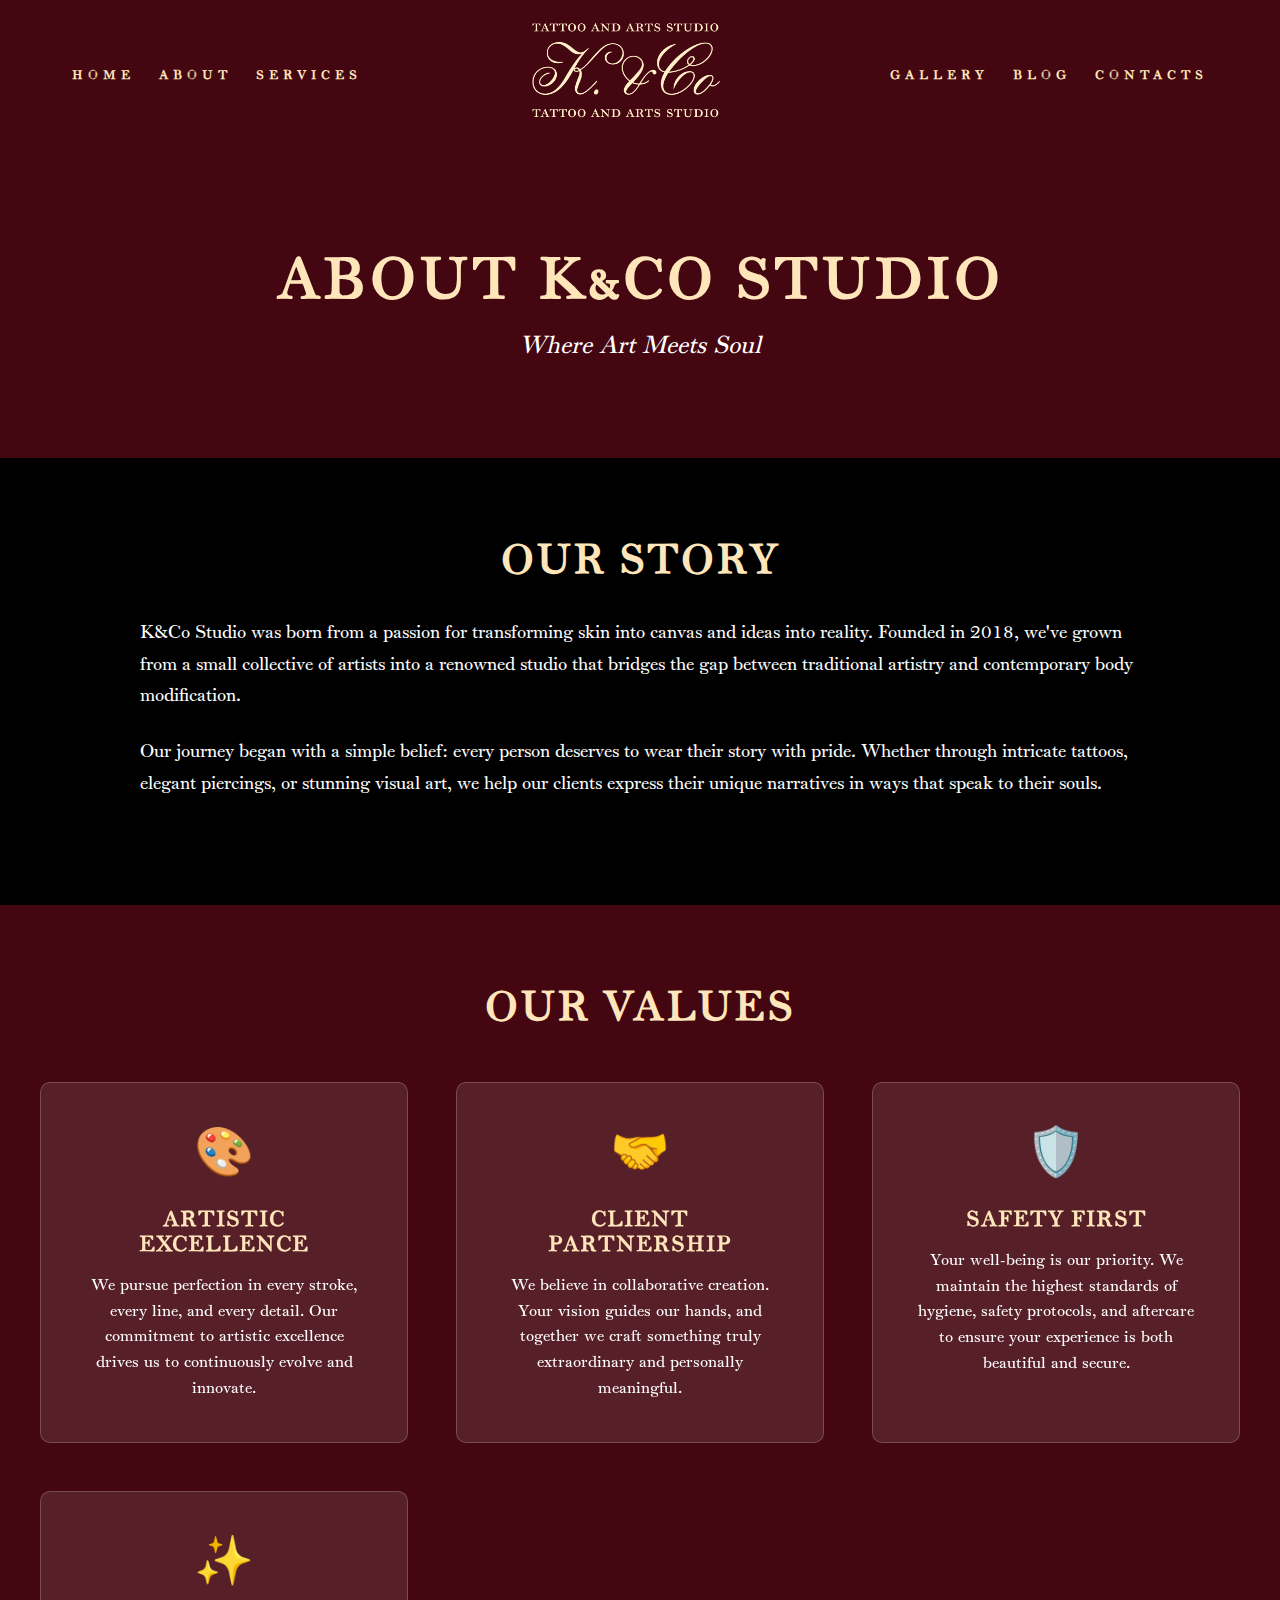
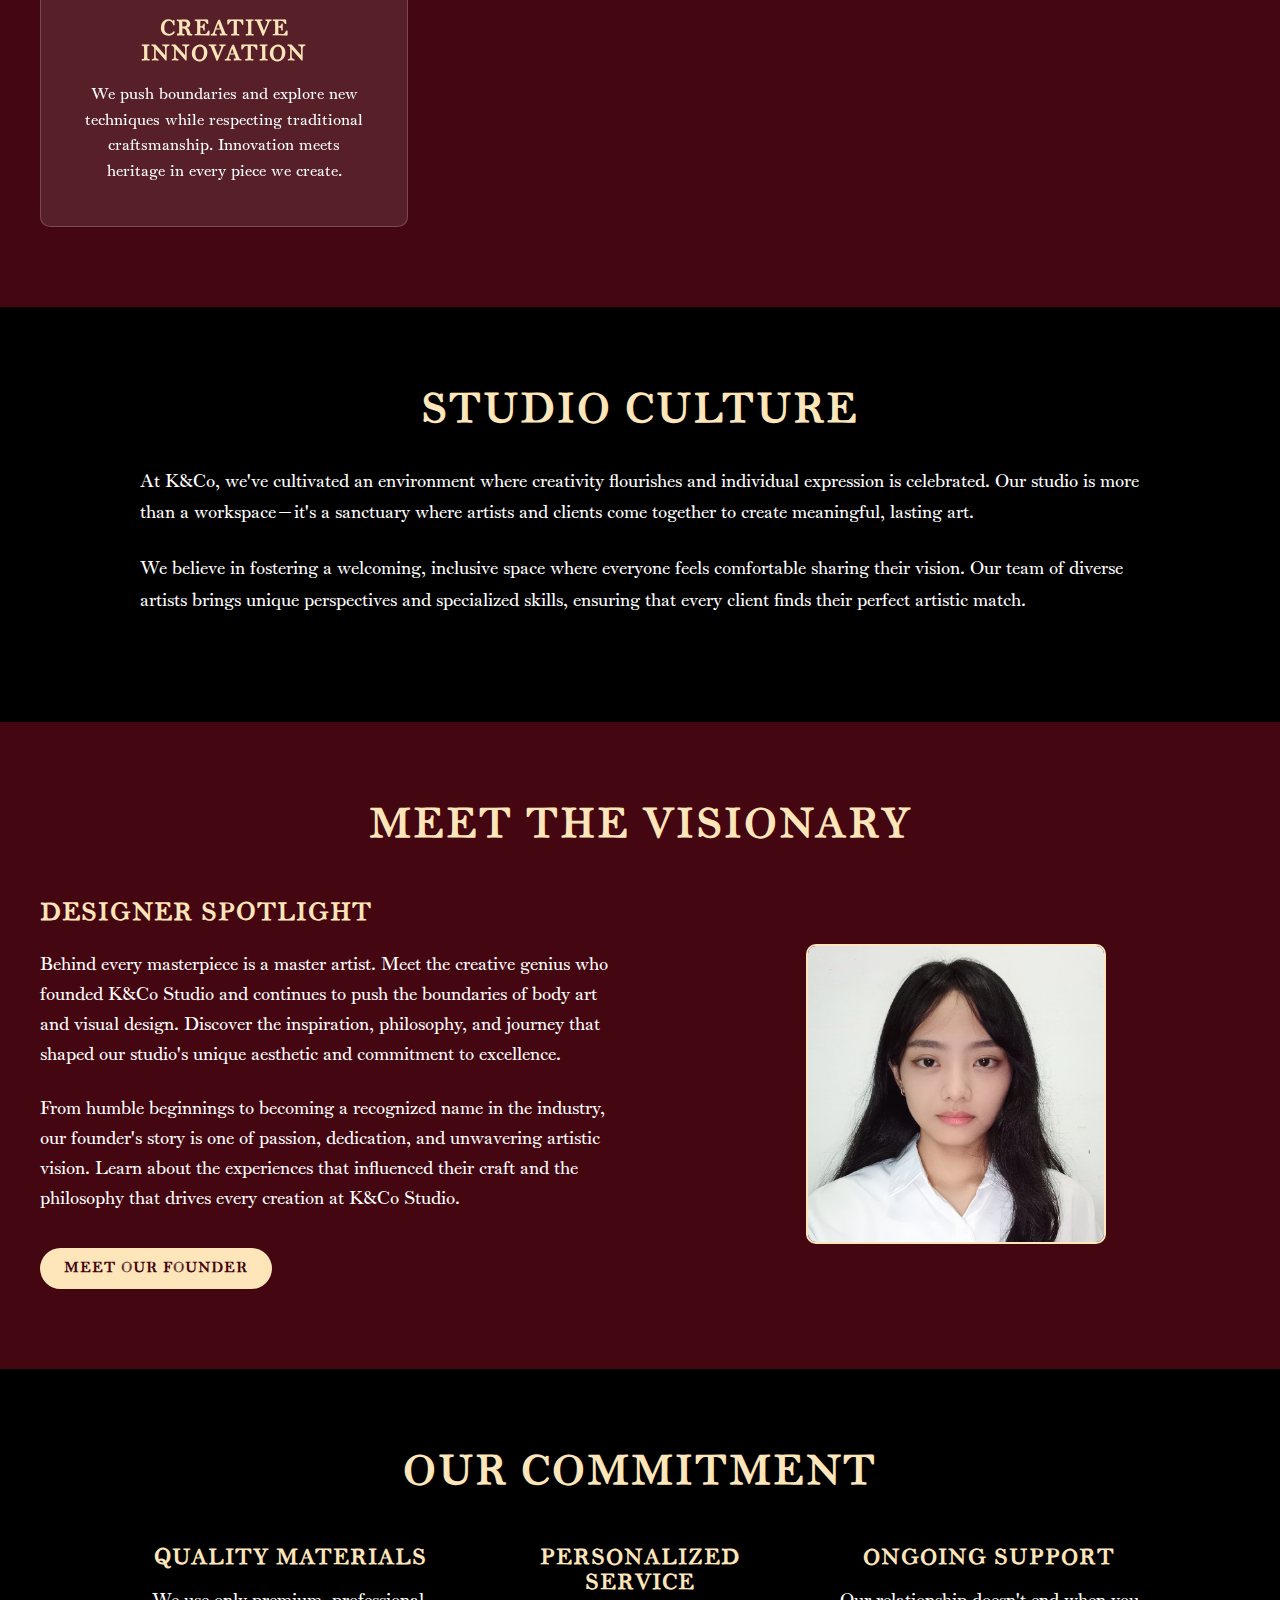
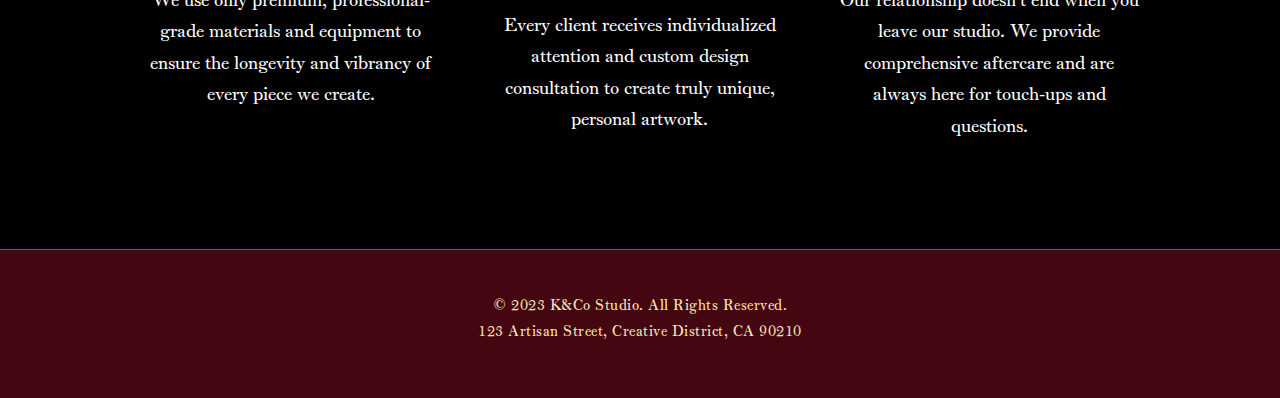
<file: about.html>
<!DOCTYPE html>
<html lang="en">
<head>
    <meta charset="UTF-8">
    <meta name="viewport" content="width=device-width, initial-scale=1.0">
    <title>About - K&Co Studio</title>
    <link rel="stylesheet" href="style.css">
</head>
<body>
    <header class="main-header">
        <nav class="header-nav">
            <div class="nav-left">
                <a href="index.html" class="nav-link">HOME</a>
                <a href="about.html" class="nav-link">ABOUT</a>
                <a href="services.html" class="nav-link">SERVICES</a>
            </div>
            <div class="nav-center">
                <img src="assets/K&Co.png" alt="K&Co Logo" class="header-logo">
            </div>
            <div class="nav-right">
                <a href="gallery.html" class="nav-link">GALLERY</a>
                <a href="blog.html" class="nav-link">BLOG</a>
                <a href="contacts.html" class="nav-link">CONTACTS</a>
            </div>
        </nav>
    </header>

    <main class="about-main">
        <!-- Hero Section -->
        <section class="about-hero">
            <div class="hero-content">
                <h1 class="hero-title">ABOUT K&CO STUDIO</h1>
                <p class="hero-subtitle">Where Art Meets Soul</p>
            </div>
        </section>

        <!-- Our Story Section -->
        <section class="story-section">
            <div class="story-container">
                <div class="story-content">
                    <h2 class="section-title">OUR STORY</h2>
                    <p class="story-text">
                        K&Co Studio was born from a passion for transforming skin into canvas and ideas into reality. 
                        Founded in 2018, we've grown from a small collective of artists into a renowned studio that 
                        bridges the gap between traditional artistry and contemporary body modification.
                    </p>
                    <p class="story-text">
                        Our journey began with a simple belief: every person deserves to wear their story with pride. 
                        Whether through intricate tattoos, elegant piercings, or stunning visual art, we help our clients 
                        express their unique narratives in ways that speak to their souls.
                    </p>
                </div>
            </div>
        </section>

        <!-- Values Section -->
        <section class="values-section">
            <div class="values-container">
                <h2 class="section-title">OUR VALUES</h2>
                <div class="values-grid">
                    <div class="value-card">
                        <div class="value-icon">🎨</div>
                        <h3 class="value-title">ARTISTIC EXCELLENCE</h3>
                        <p class="value-description">
                            We pursue perfection in every stroke, every line, and every detail. 
                            Our commitment to artistic excellence drives us to continuously evolve and innovate.
                        </p>
                    </div>
                    <div class="value-card">
                        <div class="value-icon">🤝</div>
                        <h3 class="value-title">CLIENT PARTNERSHIP</h3>
                        <p class="value-description">
                            We believe in collaborative creation. Your vision guides our hands, 
                            and together we craft something truly extraordinary and personally meaningful.
                        </p>
                    </div>
                    <div class="value-card">
                        <div class="value-icon">🛡️</div>
                        <h3 class="value-title">SAFETY FIRST</h3>
                        <p class="value-description">
                            Your well-being is our priority. We maintain the highest standards of hygiene, 
                            safety protocols, and aftercare to ensure your experience is both beautiful and secure.
                        </p>
                    </div>
                    <div class="value-card">
                        <div class="value-icon">✨</div>
                        <h3 class="value-title">CREATIVE INNOVATION</h3>
                        <p class="value-description">
                            We push boundaries and explore new techniques while respecting traditional craftsmanship. 
                            Innovation meets heritage in every piece we create.
                        </p>
                    </div>
                </div>
            </div>
        </section>

        <!-- Studio Culture Section -->
        <section class="culture-section">
            <div class="culture-container">
                <div class="culture-content">
                    <h2 class="section-title">STUDIO CULTURE</h2>
                    <p class="culture-text">
                        At K&Co, we've cultivated an environment where creativity flourishes and individual expression 
                        is celebrated. Our studio is more than a workspace—it's a sanctuary where artists and clients 
                        come together to create meaningful, lasting art.
                    </p>
                    <p class="culture-text">
                        We believe in fostering a welcoming, inclusive space where everyone feels comfortable sharing 
                        their vision. Our team of diverse artists brings unique perspectives and specialized skills, 
                        ensuring that every client finds their perfect artistic match.
                    </p>
                </div>
            </div>
        </section>

        <!-- Designer Spotlight Section -->
        <section class="spotlight-section">
            <div class="spotlight-container">
                <h2 class="section-title">MEET THE VISIONARY</h2>
                <div class="spotlight-content">
                    <div class="spotlight-text">
                        <h3 class="spotlight-subtitle">DESIGNER SPOTLIGHT</h3>
                        <p class="spotlight-description">
                            Behind every masterpiece is a master artist. Meet the creative genius who founded K&Co Studio 
                            and continues to push the boundaries of body art and visual design. Discover the inspiration, 
                            philosophy, and journey that shaped our studio's unique aesthetic and commitment to excellence.
                        </p>
                        <p class="spotlight-description">
                            From humble beginnings to becoming a recognized name in the industry, our founder's story 
                            is one of passion, dedication, and unwavering artistic vision. Learn about the experiences 
                            that influenced their craft and the philosophy that drives every creation at K&Co Studio.
                        </p>
                        <div class="spotlight-button-container">
                            <a href="designer.html" class="spotlight-button">MEET OUR FOUNDER</a>
                        </div>
                    </div>
                    <div class="spotlight-visual">
                        <div class="spotlight-visual">
    <img src="assets/portrait.jpg" alt="Designer Portrait" class="spotlight-portrait">
</div>
                    </div>
                </div>
            </div>
        </section>

        <!-- Commitment Section -->
        <section class="commitment-section">
            <div class="commitment-container">
                <h2 class="section-title">OUR COMMITMENT</h2>
                <div class="commitment-grid">
                    <div class="commitment-item">
                        <h4 class="commitment-title">QUALITY MATERIALS</h4>
                        <p class="commitment-text">
                            We use only premium, professional-grade materials and equipment to ensure the longevity 
                            and vibrancy of every piece we create.
                        </p>
                    </div>
                    <div class="commitment-item">
                        <h4 class="commitment-title">PERSONALIZED SERVICE</h4>
                        <p class="commitment-text">
                            Every client receives individualized attention and custom design consultation to create 
                            truly unique, personal artwork.
                        </p>
                    </div>
                    <div class="commitment-item">
                        <h4 class="commitment-title">ONGOING SUPPORT</h4>
                        <p class="commitment-text">
                            Our relationship doesn't end when you leave our studio. We provide comprehensive aftercare 
                            and are always here for touch-ups and questions.
                        </p>
                    </div>
                </div>
            </div>
        </section>
    </main>

    <footer class="footer">
        <div class="footer-content">
            <p>&copy; 2023 K&Co Studio. All Rights Reserved.</p>
            <p>123 Artisan Street, Creative District, CA 90210</p>
        </div>
    </footer>
</body>
</html>
</file>
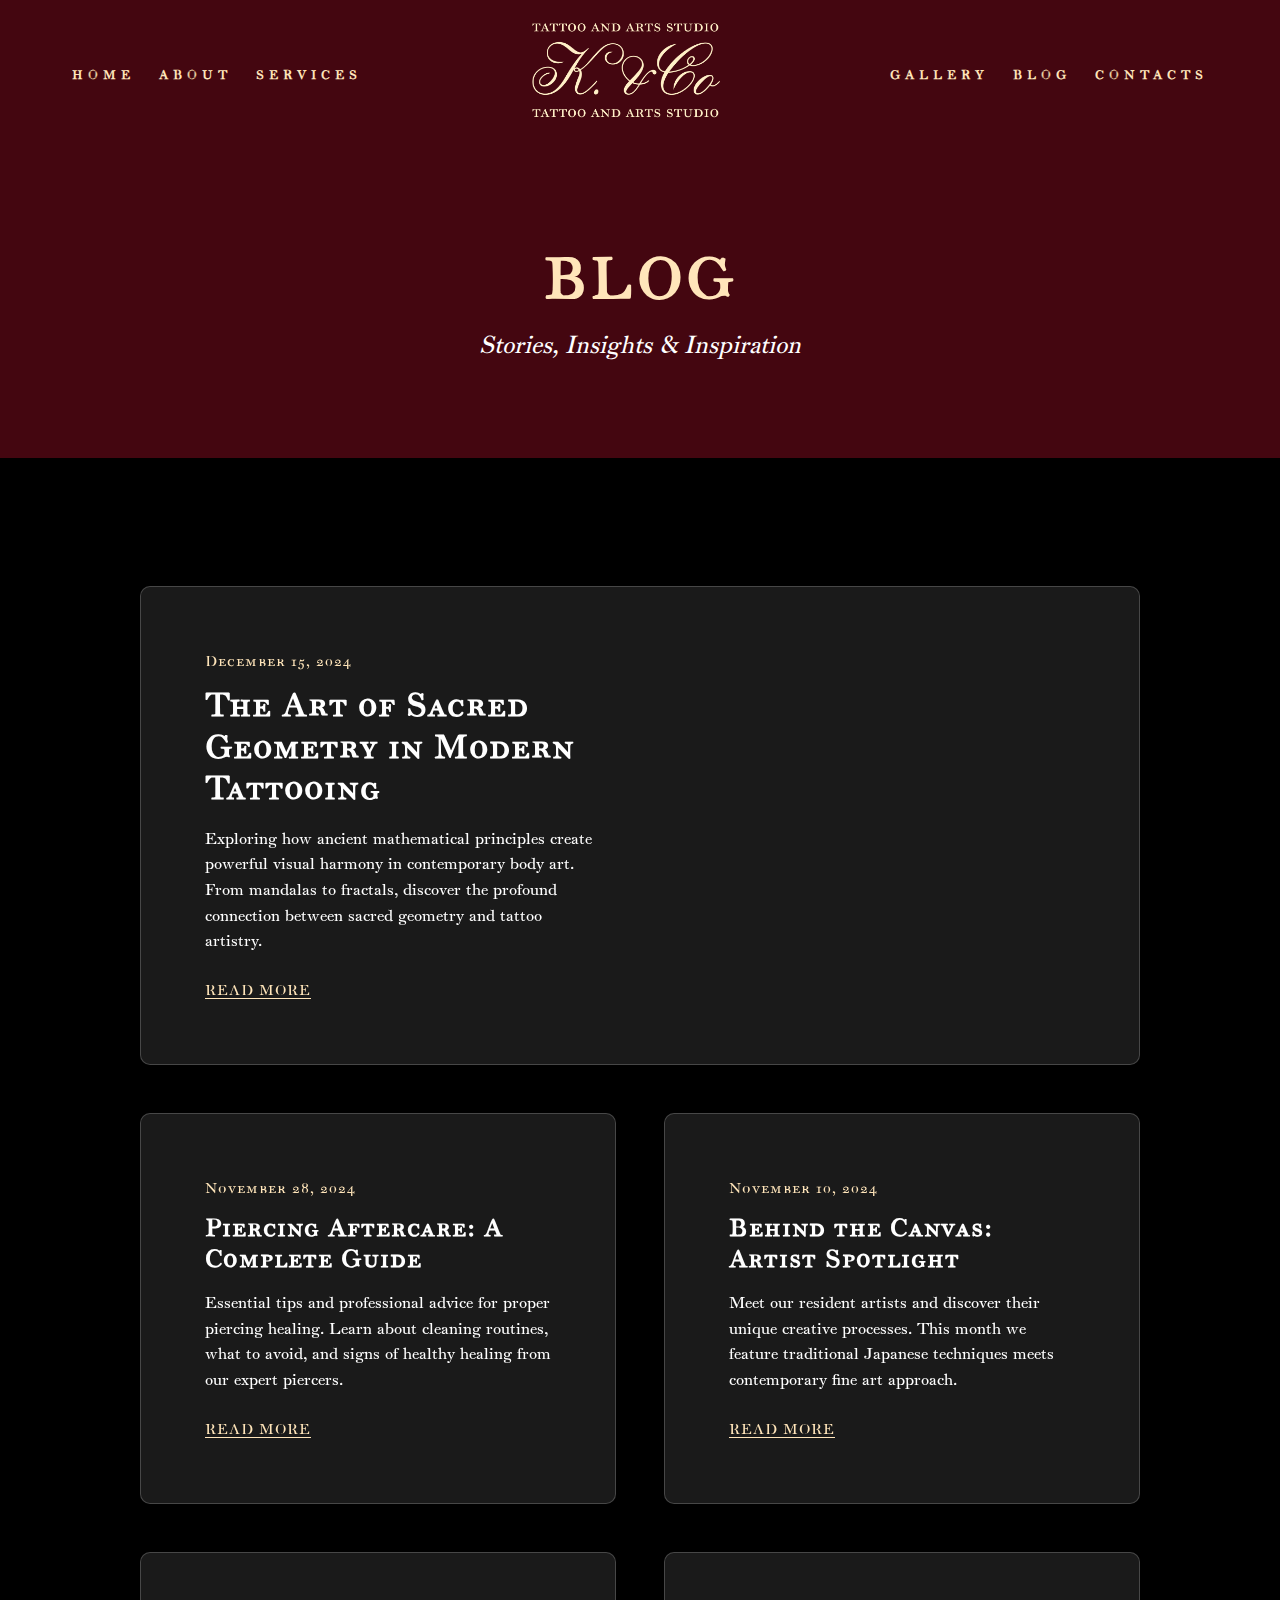
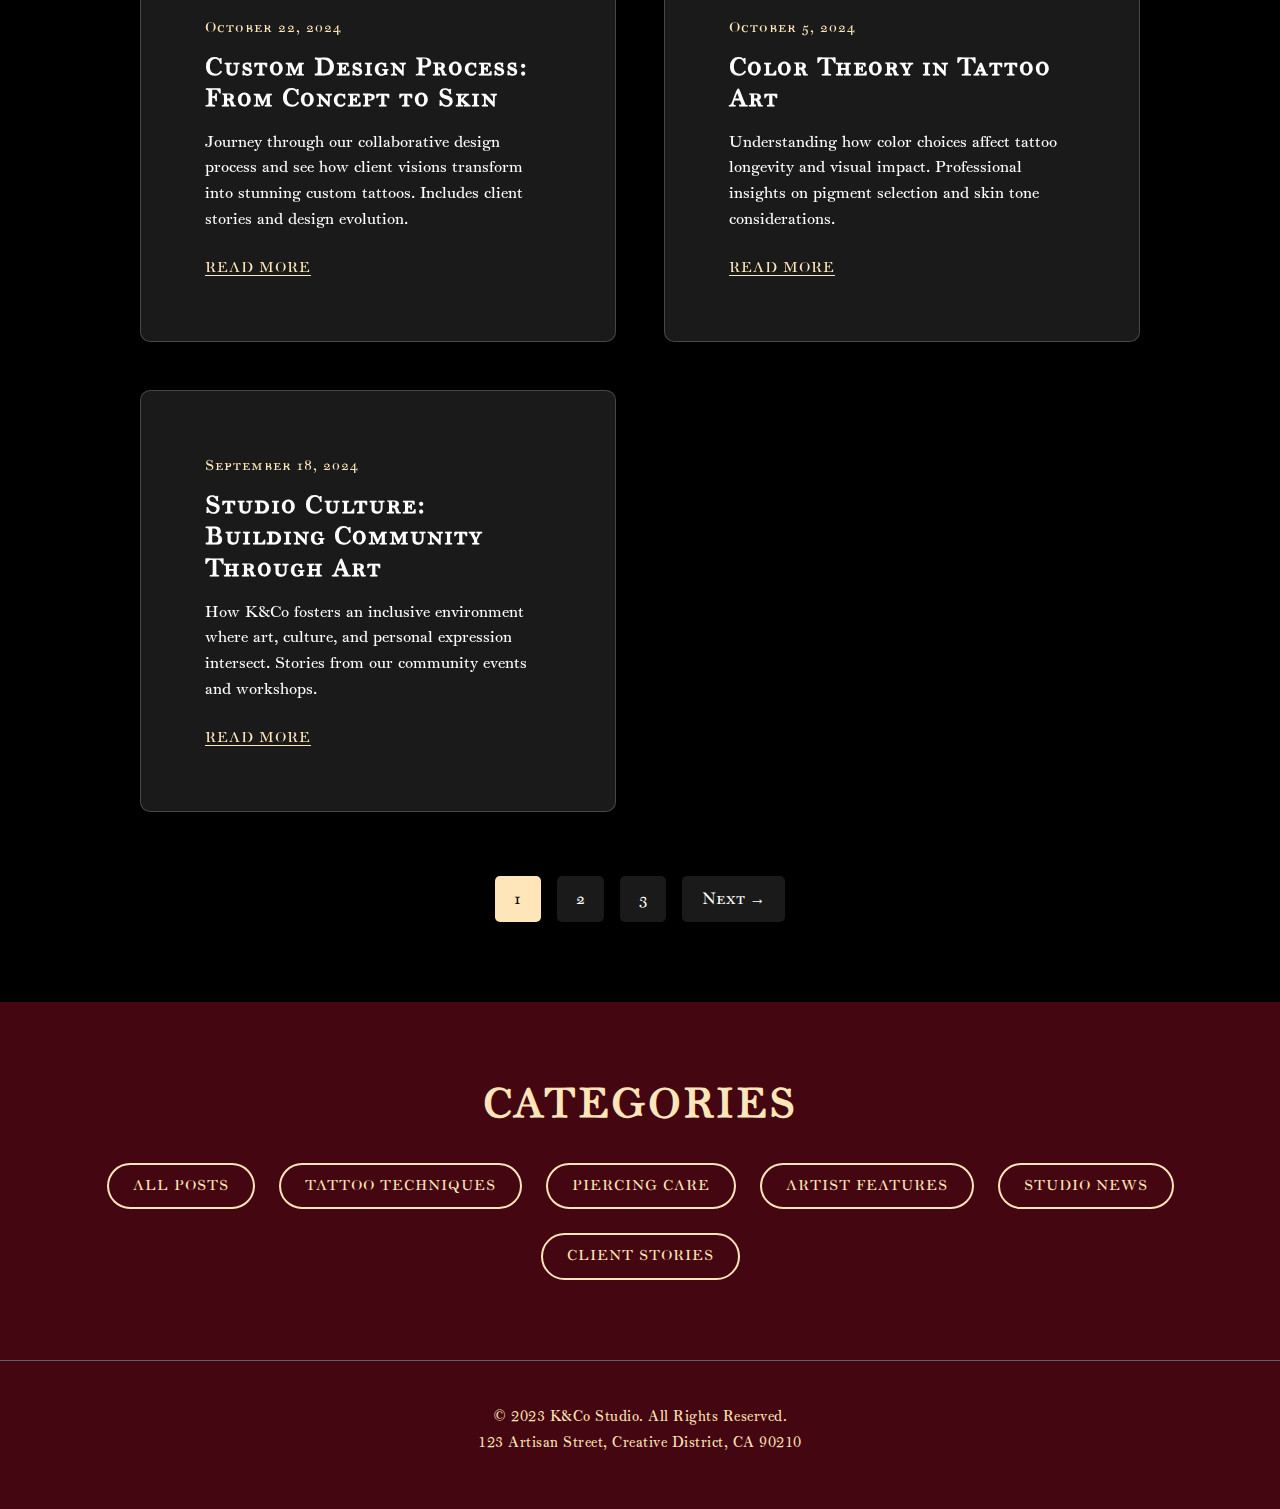
<file: blog.html>
<!DOCTYPE html>
<html lang="en">
<head>
    <meta charset="UTF-8">
    <meta name="viewport" content="width=device-width, initial-scale=1.0">
    <title>Blog - K&Co Studio</title>
    <link rel="stylesheet" href="style.css">
</head>
<body>
    <header class="main-header">
        <nav class="header-nav">
            <div class="nav-left">
                <a href="index.html" class="nav-link">HOME</a>
                <a href="about.html" class="nav-link">ABOUT</a>
                <a href="services.html" class="nav-link">SERVICES</a>
            </div>
            <div class="nav-center">
                <img src="assets/K&Co.png" alt="K&Co Logo" class="header-logo">
            </div>
            <div class="nav-right">
                <a href="gallery.html" class="nav-link">GALLERY</a>
                <a href="blog.html" class="nav-link">BLOG</a>
                <a href="contacts.html" class="nav-link">CONTACTS</a>
            </div>
        </nav>
    </header>

    <main class="about-main">
        <section class="about-hero" style="position: relative; overflow: hidden;">
            <img src="assets/background1.jpg" alt="Background" style="position: absolute; top: 0; left: 0; width: 100%; height: 100%; object-fit: cover; z-index: -2;">
            <div style="position: absolute; top: 0; left: 0; width: 100%; height: 100%; background: rgba(0, 0, 0, 0.4); z-index: -1;"></div>
            <div class="hero-content">
                <h1 class="hero-title">BLOG</h1>
                <p class="hero-subtitle">Stories, Insights & Inspiration</p>
            </div>
        </section>

        <section class="story-section" style="position: relative; overflow: hidden;">
            <img src="assets/background2.jpg" alt="Background" style="position: absolute; top: 0; left: 0; width: 100%; height: 100%; object-fit: cover; z-index: -2;">
            <div style="position: absolute; top: 0; left: 0; width: 100%; height: 100%; background: rgba(0, 0, 0, 0.4); z-index: -1;"></div>
            <div class="story-container">
                <div class="blog-grid">
                    <article class="blog-post featured">
                        <div class="blog-image">
                            <div class="blog-placeholder">Featured Post Image</div>
                        </div>
                        <div class="blog-content">
                            <span class="blog-date">December 15, 2024</span>
                            <h2 class="blog-title">The Art of Sacred Geometry in Modern Tattooing</h2>
                            <p class="blog-excerpt">Exploring how ancient mathematical principles create powerful visual harmony in contemporary body art. From mandalas to fractals, discover the profound connection between sacred geometry and tattoo artistry.</p>
                            <a href="#" class="blog-read-more">READ MORE</a>
                        </div>
                    </article>

                    <article class="blog-post">
                        <div class="blog-image">
                            <div class="blog-placeholder">Post Image</div>
                        </div>
                        <div class="blog-content">
                            <span class="blog-date">November 28, 2024</span>
                            <h3 class="blog-title">Piercing Aftercare: A Complete Guide</h3>
                            <p class="blog-excerpt">Essential tips and professional advice for proper piercing healing. Learn about cleaning routines, what to avoid, and signs of healthy healing from our expert piercers.</p>
                            <a href="#" class="blog-read-more">READ MORE</a>
                        </div>
                    </article>

                    <article class="blog-post">
                        <div class="blog-image">
                            <div class="blog-placeholder">Post Image</div>
                        </div>
                        <div class="blog-content">
                            <span class="blog-date">November 10, 2024</span>
                            <h3 class="blog-title">Behind the Canvas: Artist Spotlight</h3>
                            <p class="blog-excerpt">Meet our resident artists and discover their unique creative processes. This month we feature traditional Japanese techniques meets contemporary fine art approach.</p>
                            <a href="#" class="blog-read-more">READ MORE</a>
                        </div>
                    </article>

                    <article class="blog-post">
                        <div class="blog-image">
                            <div class="blog-placeholder">Post Image</div>
                        </div>
                        <div class="blog-content">
                            <span class="blog-date">October 22, 2024</span>
                            <h3 class="blog-title">Custom Design Process: From Concept to Skin</h3>
                            <p class="blog-excerpt">Journey through our collaborative design process and see how client visions transform into stunning custom tattoos. Includes client stories and design evolution.</p>
                            <a href="#" class="blog-read-more">READ MORE</a>
                        </div>
                    </article>

                    <article class="blog-post">
                        <div class="blog-image">
                            <div class="blog-placeholder">Post Image</div>
                        </div>
                        <div class="blog-content">
                            <span class="blog-date">October 5, 2024</span>
                            <h3 class="blog-title">Color Theory in Tattoo Art</h3>
                            <p class="blog-excerpt">Understanding how color choices affect tattoo longevity and visual impact. Professional insights on pigment selection and skin tone considerations.</p>
                            <a href="#" class="blog-read-more">READ MORE</a>
                        </div>
                    </article>

                    <article class="blog-post">
                        <div class="blog-image">
                            <div class="blog-placeholder">Post Image</div>
                        </div>
                        <div class="blog-content">
                            <span class="blog-date">September 18, 2024</span>
                            <h3 class="blog-title">Studio Culture: Building Community Through Art</h3>
                            <p class="blog-excerpt">How K&Co fosters an inclusive environment where art, culture, and personal expression intersect. Stories from our community events and workshops.</p>
                            <a href="#" class="blog-read-more">READ MORE</a>
                        </div>
                    </article>
                </div>

                <div class="blog-pagination">
                    <a href="#" class="page-btn active">1</a>
                    <a href="#" class="page-btn">2</a>
                    <a href="#" class="page-btn">3</a>
                    <a href="#" class="page-btn">Next →</a>
                </div>
            </div>
        </section>

        <section class="values-section" style="position: relative; overflow: hidden;">
            <img src="assets/background3.jpg" alt="Background" style="position: absolute; top: 0; left: 0; width: 100%; height: 100%; object-fit: cover; z-index: -2;">
            <div style="position: absolute; top: 0; left: 0; width: 100%; height: 100%; background: rgba(0, 0, 0, 0.4); z-index: -1;"></div>
            <div class="values-container">
                <h2 class="section-title">CATEGORIES</h2>
                <div class="blog-categories">
                    <a href="#" class="category-btn">ALL POSTS</a>
                    <a href="#" class="category-btn">TATTOO TECHNIQUES</a>
                    <a href="#" class="category-btn">PIERCING CARE</a>
                    <a href="#" class="category-btn">ARTIST FEATURES</a>
                    <a href="#" class="category-btn">STUDIO NEWS</a>
                    <a href="#" class="category-btn">CLIENT STORIES</a>
                </div>
            </div>
        </section>
    </main>

    <footer class="footer">
        <div class="footer-content">
            <p>&copy; 2023 K&Co Studio. All Rights Reserved.</p>
            <p>123 Artisan Street, Creative District, CA 90210</p>
        </div>
    </footer>

    <style>
        .blog-grid {
            display: grid;
            grid-template-columns: repeat(auto-fit, minmax(350px, 1fr));
            gap: 3rem;
            margin-top: 3rem;
        }

        .blog-post {
            background-color: rgba(255, 255, 255, 0.1);
            border-radius: 10px;
            overflow: hidden;
            backdrop-filter: blur(5px);
            border: 1px solid rgba(255, 255, 255, 0.2);
            transition: transform 0.3s ease;
        }

        .blog-post:hover {
            transform: translateY(-5px);
        }

        .blog-post.featured {
            grid-column: 1 / -1;
            display: grid;
            grid-template-columns: 1fr 1fr;
            gap: 2rem;
        }

        .blog-image {
            height: 200px;
            overflow: hidden;
        }

        .featured .blog-image {
            height: 300px;
        }

        .blog-placeholder {
            width: 100%;
            height: 100%;
            background-color: rgba(255, 255, 255, 0.1);
            display: flex;
            align-items: center;
            justify-content: center;
            color: var(--beige);
            font-family: 'Monticello SC', serif;
        }

        .blog-content {
            padding: 2rem;
        }

        .blog-date {
            color: var(--beige);
            font-size: 0.9rem;
            font-family: 'Monticello SC', serif;
            letter-spacing: 1px;
        }

        .blog-title {
            color: var(--white);
            font-size: 1.5rem;
            margin: 1rem 0;
            font-family: 'Monticello SC', serif;
            line-height: 1.3;
        }

        .featured .blog-title {
            font-size: 2rem;
        }

        .blog-excerpt {
            color: var(--white);
            line-height: 1.6;
            margin-bottom: 1.5rem;
            font-family: 'MonticelloLTPro-Roman', serif;
        }

        .blog-read-more {
            color: var(--beige);
            text-decoration: none;
            font-family: 'Monticello SC', serif;
            font-size: 0.9rem;
            letter-spacing: 1px;
            border-bottom: 1px solid var(--beige);
            transition: all 0.3s ease;
        }

        .blog-read-more:hover {
            color: var(--white);
            border-color: var(--white);
        }

        .blog-pagination {
            display: flex;
            justify-content: center;
            gap: 1rem;
            margin-top: 4rem;
        }

        .page-btn {
            padding: 0.8rem 1.2rem;
            background-color: rgba(255, 255, 255, 0.1);
            color: var(--white);
            text-decoration: none;
            border-radius: 5px;
            font-family: 'Monticello SC', serif;
            transition: all 0.3s ease;
        }

        .page-btn:hover,
        .page-btn.active {
            background-color: var(--beige);
            color: var(--black);
        }

        .blog-categories {
            display: flex;
            justify-content: center;
            gap: 1.5rem;
            flex-wrap: wrap;
            margin-top: 2rem;
        }

        .category-btn {
            padding: 0.8rem 1.5rem;
            background-color: transparent;
            color: var(--beige);
            text-decoration: none;
            border: 2px solid var(--beige);
            border-radius: 25px;
            font-family: 'Monticello SC', serif;
            font-size: 0.9rem;
            letter-spacing: 1px;
            transition: all 0.3s ease;
        }

        .category-btn:hover {
            background-color: var(--beige);
            color: var(--burgundy);
        }

        @media (max-width: 768px) {
            .blog-post.featured {
                grid-template-columns: 1fr;
            }
            
            .blog-grid {
                grid-template-columns: 1fr;
                gap: 2rem;
            }
            
            .blog-categories {
                gap: 1rem;
            }
            
            .category-btn {
                font-size: 0.8rem;
                padding: 0.6rem 1rem;
            }
        }
    </style>
</body>
</html>
</file>
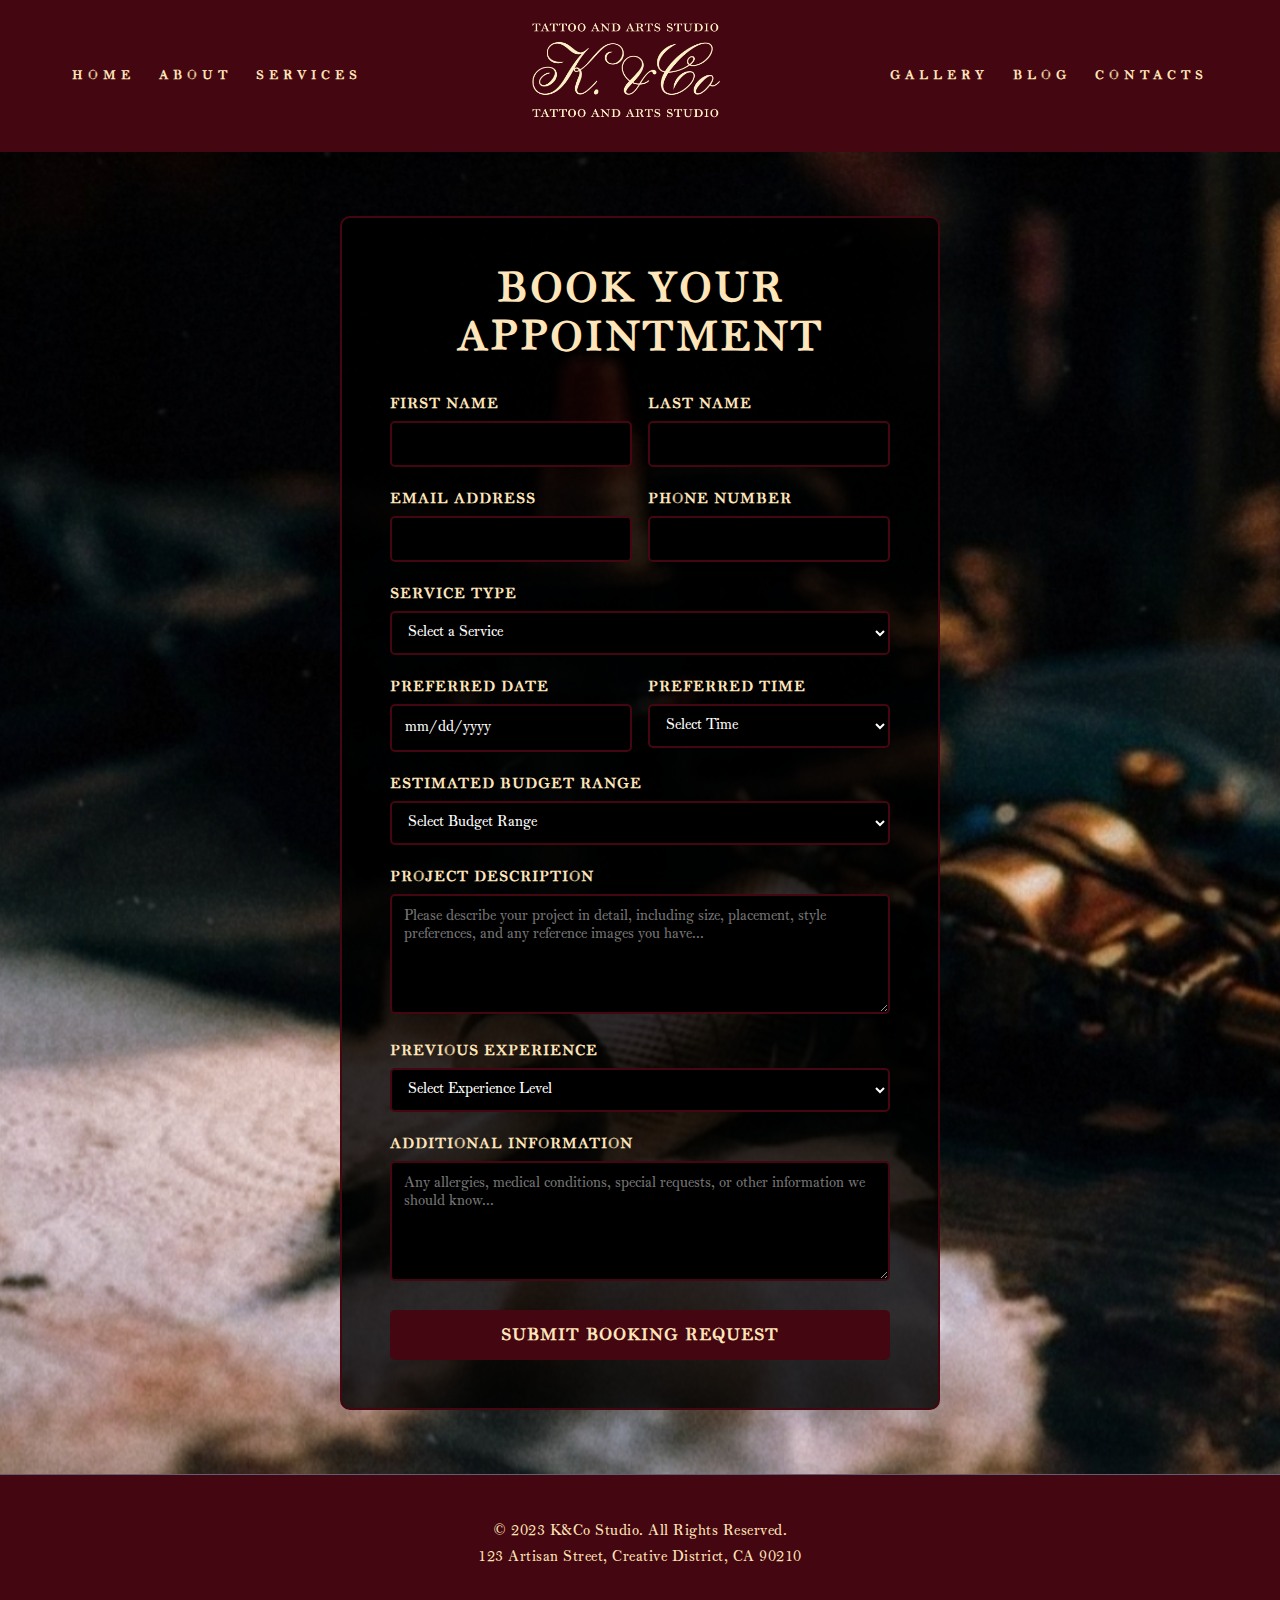
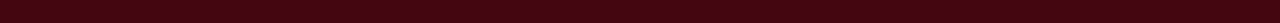
<file: booking.html>
<!DOCTYPE html>
<html lang="en">
<head>
    <meta charset="UTF-8">
    <meta name="viewport" content="width=device-width, initial-scale=1.0">
    <title>Book an Appointment - K&Co Studio</title>
    <link rel="stylesheet" href="style.css">
    <style>
        .booking-form-container {
            background-color: var(--black);
            background-image: url('assets/background1.jpg');
            background-repeat: no-repeat;
            background-position: center;
            background-size: cover;
            padding: 4rem 2rem;
            min-height: 80vh;
        }
        
        .booking-form {
            max-width: 600px;
            margin: 0 auto;
            background: rgba(0, 0, 0, 0.8);
            padding: 3rem;
            border-radius: 10px;
            border: 2px solid var(--burgundy);
        }
        
        .form-title {
            color: var(--beige);
            text-align: center;
            font-size: 2.5rem;
            margin-bottom: 2rem;
            text-transform: uppercase;
            letter-spacing: 2px;
        }
        
        .form-group {
            margin-bottom: 1.5rem;
        }
        
        .form-label {
            display: block;
            color: var(--beige);
            font-weight: bold;
            margin-bottom: 0.5rem;
            font-size: 14px;
            letter-spacing: 1px;
            text-transform: uppercase;
        }
        
        .form-input, .form-select, .form-textarea {
            width: 100%;
            padding: 12px;
            border: 2px solid var(--burgundy);
            border-radius: 5px;
            background-color: var(--black);
            color: var(--white);
            font-family: 'MonticelloLTPro-Roman', serif;
            font-size: 14px;
        }
        
        .form-input:focus, .form-select:focus, .form-textarea:focus {
            outline: none;
            border-color: var(--beige);
        }
        
        .form-textarea {
            height: 120px;
            resize: vertical;
        }
        
        .form-row {
            display: flex;
            gap: 1rem;
        }
        
        .form-row .form-group {
            flex: 1;
        }
        
        .submit-button {
            width: 100%;
            background-color: var(--burgundy);
            color: var(--beige);
            border: none;
            padding: 15px;
            font-size: 16px;
            font-weight: bold;
            text-transform: uppercase;
            letter-spacing: 1px;
            border-radius: 5px;
            cursor: pointer;
            transition: all 0.3s ease;
            font-family: 'Monticello SC', serif;
        }
        
        .submit-button:hover {
            background-color: var(--beige);
            color: var(--burgundy);
        }
        
        @media (max-width: 768px) {
            .form-row {
                flex-direction: column;
                gap: 0;
            }
            
            .booking-form {
                padding: 2rem 1.5rem;
            }
            
            .form-title {
                font-size: 2rem;
            }
        }
    </style>
</head>
<body>
    <header class="main-header">
        <nav class="header-nav">
            <div class="nav-left">
                <a href="index.html" class="nav-link">HOME</a>
                <a href="about.html" class="nav-link">ABOUT</a>
                <a href="services.html" class="nav-link">SERVICES</a>
            </div>
            <div class="nav-center">
                <img src="assets/K&Co.png" alt="K&Co Logo" class="header-logo">
            </div>
            <div class="nav-right">
                <a href="gallery.html" class="nav-link">GALLERY</a>
                <a href="blog.html" class="nav-link">BLOG</a>
                <a href="contacts.html" class="nav-link">CONTACTS</a>
            </div>
        </nav>
    </header>

    <main class="booking-form-container">
        <form class="booking-form">
            <h2 class="form-title">Book Your Appointment</h2>
            
            <div class="form-row">
                <div class="form-group">
                    <label for="firstName" class="form-label">First Name</label>
                    <input type="text" id="firstName" name="firstName" class="form-input" required>
                </div>
                <div class="form-group">
                    <label for="lastName" class="form-label">Last Name</label>
                    <input type="text" id="lastName" name="lastName" class="form-input" required>
                </div>
            </div>
            
            <div class="form-row">
                <div class="form-group">
                    <label for="email" class="form-label">Email Address</label>
                    <input type="email" id="email" name="email" class="form-input" required>
                </div>
                <div class="form-group">
                    <label for="phone" class="form-label">Phone Number</label>
                    <input type="tel" id="phone" name="phone" class="form-input" required>
                </div>
            </div>
            
            <div class="form-group">
                <label for="service" class="form-label">Service Type</label>
                <select id="service" name="service" class="form-select" required>
                    <option value="">Select a Service</option>
                    <option value="tattoo">Tattoo</option>
                    <option value="piercing">Piercing</option>
                    <option value="painting">Custom Painting</option>
                    <option value="drawing">Drawing/Illustration</option>
                    <option value="design">Design & Visuals</option>
                    <option value="consultation">Consultation</option>
                </select>
            </div>
            
            <div class="form-row">
                <div class="form-group">
                    <label for="preferredDate" class="form-label">Preferred Date</label>
                    <input type="date" id="preferredDate" name="preferredDate" class="form-input" required>
                </div>
                <div class="form-group">
                    <label for="preferredTime" class="form-label">Preferred Time</label>
                    <select id="preferredTime" name="preferredTime" class="form-select" required>
                        <option value="">Select Time</option>
                        <option value="09:00">9:00 AM</option>
                        <option value="10:00">10:00 AM</option>
                        <option value="11:00">11:00 AM</option>
                        <option value="12:00">12:00 PM</option>
                        <option value="13:00">1:00 PM</option>
                        <option value="14:00">2:00 PM</option>
                        <option value="15:00">3:00 PM</option>
                        <option value="16:00">4:00 PM</option>
                        <option value="17:00">5:00 PM</option>
                        <option value="18:00">6:00 PM</option>
                    </select>
                </div>
            </div>
            
            <div class="form-group">
                <label for="budget" class="form-label">Estimated Budget Range</label>
                <select id="budget" name="budget" class="form-select">
                    <option value="">Select Budget Range</option>
                    <option value="under-100">Under $100</option>
                    <option value="100-300">$100 - $300</option>
                    <option value="300-500">$300 - $500</option>
                    <option value="500-1000">$500 - $1000</option>
                    <option value="1000-plus">$1000+</option>
                </select>
            </div>
            
            <div class="form-group">
                <label for="description" class="form-label">Project Description</label>
                <textarea id="description" name="description" class="form-textarea" placeholder="Please describe your project in detail, including size, placement, style preferences, and any reference images you have..." required></textarea>
            </div>
            
            <div class="form-group">
                <label for="experience" class="form-label">Previous Experience</label>
                <select id="experience" name="experience" class="form-select">
                    <option value="">Select Experience Level</option>
                    <option value="first-time">First Time</option>
                    <option value="some-experience">Some Experience</option>
                    <option value="experienced">Very Experienced</option>
                </select>
            </div>
            
            <div class="form-group">
                <label for="additionalInfo" class="form-label">Additional Information</label>
                <textarea id="additionalInfo" name="additionalInfo" class="form-textarea" placeholder="Any allergies, medical conditions, special requests, or other information we should know..."></textarea>
            </div>
            
            <button type="submit" class="submit-button">Submit Booking Request</button>
        </form>
    </main>

    <footer class="footer">
        <div class="footer-content">
            <p>&copy; 2023 K&Co Studio. All Rights Reserved.</p>
            <p>123 Artisan Street, Creative District, CA 90210</p>
        </div>
    </footer>
</body>
</html>
</file>
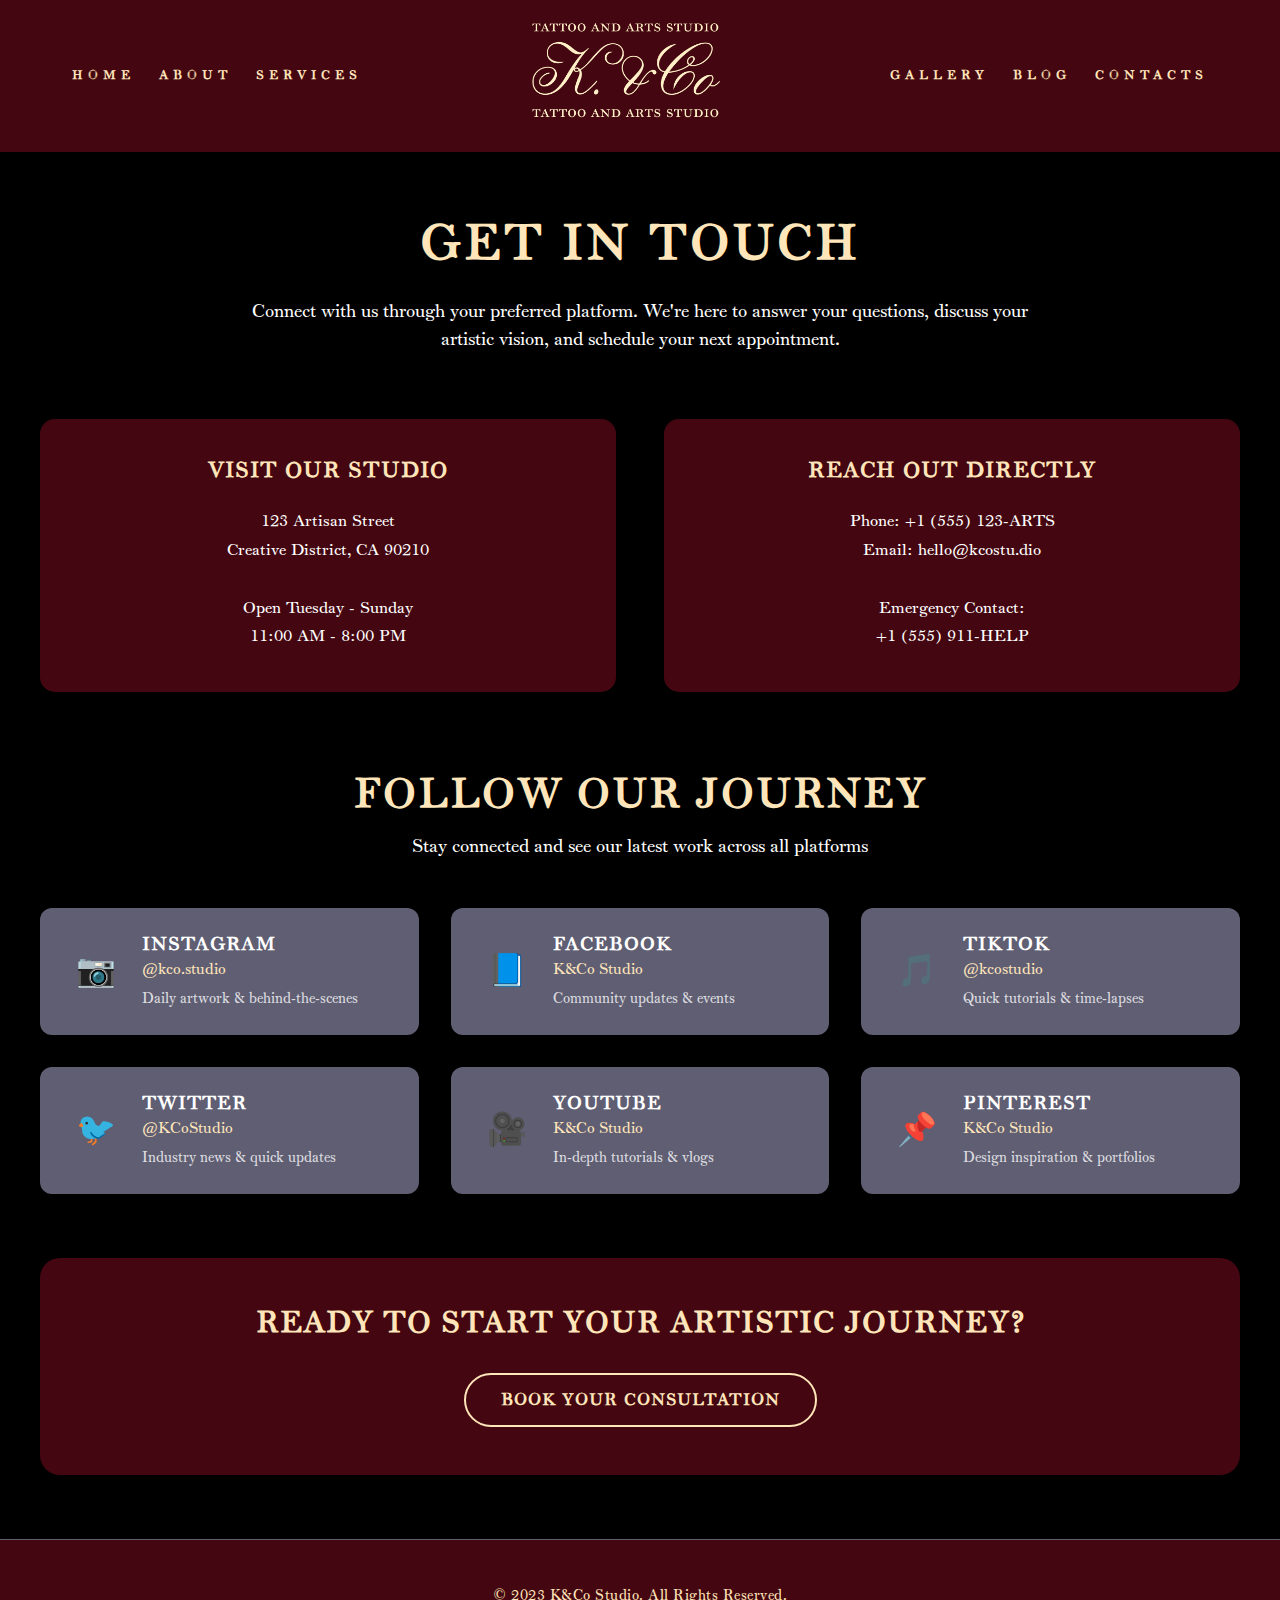
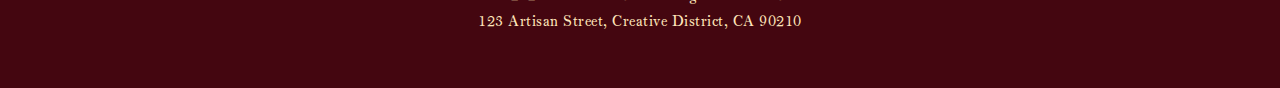
<file: contacts.html>
<!DOCTYPE html>
<html lang="en">
<head>
    <meta charset="UTF-8">
    <meta name="viewport" content="width=device-width, initial-scale=1.0">
    <title>Contacts - K&Co Studio</title>
    <link rel="stylesheet" href="style.css">
</head>
<body>
    <header class="main-header">
        <nav class="header-nav">
            <div class="nav-left">
                <a href="index.html" class="nav-link">HOME</a>
                <a href="about.html" class="nav-link">ABOUT</a>
                <a href="services.html" class="nav-link">SERVICES</a>
            </div>
            <div class="nav-center">
                <img src="assets/K&Co.png" alt="K&Co Logo" class="header-logo">
            </div>
            <div class="nav-right">
                <a href="gallery.html" class="nav-link">GALLERY</a>
                <a href="blog.html" class="nav-link">BLOG</a>
                <a href="contacts.html" class="nav-link">CONTACTS</a>
            </div>
        </nav>
    </header>

    <main class="contacts-section">
        <div class="contacts-container">
            <h1 class="contacts-title">GET IN TOUCH</h1>
            <p class="contacts-description">
                Connect with us through your preferred platform. We're here to answer your questions, 
                discuss your artistic vision, and schedule your next appointment.
            </p>

            <div class="contact-info-grid">
                <div class="contact-card">
                    <h3 class="contact-card-title">VISIT OUR STUDIO</h3>
                    <p class="contact-card-text">
                        123 Artisan Street<br>
                        Creative District, CA 90210<br><br>
                        Open Tuesday - Sunday<br>
                        11:00 AM - 8:00 PM
                    </p>
                </div>

                <div class="contact-card">
                    <h3 class="contact-card-title">REACH OUT DIRECTLY</h3>
                    <p class="contact-card-text">
                        Phone: +1 (555) 123-ARTS<br>
                        Email: hello@kcostu.dio<br><br>
                        Emergency Contact:<br>
                        +1 (555) 911-HELP
                    </p>
                </div>
            </div>

            <div class="social-media-section">
                <h2 class="social-title">FOLLOW OUR JOURNEY</h2>
                <p class="social-description">
                    Stay connected and see our latest work across all platforms
                </p>

                <div class="social-grid">
                    <a href="#" class="social-media-link instagram">
                        <div class="social-icon">📷</div>
                        <div class="social-content">
                            <h4>INSTAGRAM</h4>
                            <p>@kco.studio</p>
                            <span class="social-description-text">Daily artwork & behind-the-scenes</span>
                        </div>
                    </a>

                    <a href="#" class="social-media-link facebook">
                        <div class="social-icon">📘</div>
                        <div class="social-content">
                            <h4>FACEBOOK</h4>
                            <p>K&Co Studio</p>
                            <span class="social-description-text">Community updates & events</span>
                        </div>
                    </a>

                    <a href="#" class="social-media-link tiktok">
                        <div class="social-icon">🎵</div>
                        <div class="social-content">
                            <h4>TIKTOK</h4>
                            <p>@kcostudio</p>
                            <span class="social-description-text">Quick tutorials & time-lapses</span>
                        </div>
                    </a>

                    <a href="#" class="social-media-link twitter">
                        <div class="social-icon">🐦</div>
                        <div class="social-content">
                            <h4>TWITTER</h4>
                            <p>@KCoStudio</p>
                            <span class="social-description-text">Industry news & quick updates</span>
                        </div>
                    </a>

                    <a href="#" class="social-media-link youtube">
                        <div class="social-icon">🎥</div>
                        <div class="social-content">
                            <h4>YOUTUBE</h4>
                            <p>K&Co Studio</p>
                            <span class="social-description-text">In-depth tutorials & vlogs</span>
                        </div>
                    </a>

                    <a href="#" class="social-media-link pinterest">
                        <div class="social-icon">📌</div>
                        <div class="social-content">
                            <h4>PINTEREST</h4>
                            <p>K&Co Studio</p>
                            <span class="social-description-text">Design inspiration & portfolios</span>
                        </div>
                    </a>
                </div>
            </div>

            <div class="booking-cta-section">
                <h2 class="cta-title">READY TO START YOUR ARTISTIC JOURNEY?</h2>
                <a href="booking.html" class="cta-button">BOOK YOUR CONSULTATION</a>
            </div>
        </div>
    </main>

    <footer class="footer">
        <div class="footer-content">
            <p>&copy; 2023 K&Co Studio. All Rights Reserved.</p>
            <p>123 Artisan Street, Creative District, CA 90210</p>
        </div>
    </footer>

    <style>
        .contacts-section {
            background-color: var(--black);
            min-height: 100vh;
            padding: 4rem 2rem;
        }

        .contacts-container {
            max-width: 1200px;
            margin: 0 auto;
            color: var(--white);
        }

        .contacts-title {
            font-size: 3rem;
            text-align: center;
            margin-bottom: 1.5rem;
            color: var(--beige);
            font-family: 'Monticello SC', serif;
            letter-spacing: 3px;
        }

        .contacts-description {
            text-align: center;
            font-size: 1.1rem;
            line-height: 1.6;
            margin-bottom: 4rem;
            max-width: 800px;
            margin-left: auto;
            margin-right: auto;
            font-family: 'MonticelloLTPro-Roman', serif;
        }

        .contact-info-grid {
            display: grid;
            grid-template-columns: repeat(auto-fit, minmax(350px, 1fr));
            gap: 3rem;
            margin-bottom: 5rem;
        }

        .contact-card {
            background-color: var(--burgundy);
            padding: 2.5rem;
            border-radius: 15px;
            text-align: center;
            transition: transform 0.3s ease;
        }

        .contact-card:hover {
            transform: translateY(-5px);
        }

        .contact-card-title {
            color: var(--beige);
            font-size: 1.3rem;
            margin-bottom: 1.5rem;
            font-family: 'Monticello SC', serif;
            letter-spacing: 1px;
        }

        .contact-card-text {
            color: var(--white);
            font-family: 'MonticelloLTPro-Roman', serif;
            line-height: 1.8;
            font-size: 1rem;
        }

        .social-media-section {
            margin-bottom: 4rem;
        }

        .social-title {
            font-size: 2.5rem;
            text-align: center;
            margin-bottom: 1rem;
            color: var(--beige);
            font-family: 'Monticello SC', serif;
            letter-spacing: 2px;
        }

        .social-description {
            text-align: center;
            font-size: 1.1rem;
            margin-bottom: 3rem;
            color: var(--white);
            font-family: 'MonticelloLTPro-Roman', serif;
        }

        .social-grid {
            display: grid;
            grid-template-columns: repeat(auto-fit, minmax(280px, 1fr));
            gap: 2rem;
        }

        .social-media-link {
            display: flex;
            align-items: center;
            padding: 1.5rem;
            background-color: var(--blue-magenta);
            border-radius: 12px;
            text-decoration: none;
            color: var(--white);
            transition: all 0.3s ease;
            border: 2px solid transparent;
        }

        .social-media-link:hover {
            background-color: var(--burgundy);
            border-color: var(--beige);
            transform: translateY(-3px);
        }

        .social-icon {
            font-size: 2rem;
            margin-right: 1rem;
            min-width: 60px;
            text-align: center;
        }

        .social-content h4 {
            font-family: 'Monticello SC', serif;
            font-size: 1.1rem;
            margin-bottom: 0.3rem;
            letter-spacing: 1px;
        }

        .social-content p {
            font-family: 'MonticelloLTPro-Roman', serif;
            font-size: 0.95rem;
            margin-bottom: 0.5rem;
            color: var(--beige);
        }

        .social-description-text {
            font-family: 'MonticelloLTPro-Roman', serif;
            font-size: 0.85rem;
            color: rgba(255, 255, 255, 0.8);
        }

        .booking-cta-section {
            text-align: center;
            padding: 3rem 0;
            background-color: var(--burgundy);
            border-radius: 20px;
            margin-top: 3rem;
        }

        .cta-title {
            color: var(--beige);
            font-size: 1.8rem;
            margin-bottom: 2rem;
            font-family: 'Monticello SC', serif;
            letter-spacing: 1px;
        }

        .cta-button {
            display: inline-block;
            background-color: transparent;
            color: var(--beige);
            text-decoration: none;
            font-weight: bold;
            font-size: 1rem;
            letter-spacing: 1px;
            padding: 15px 35px;
            border-radius: 30px;
            transition: all 0.3s ease;
            border: 2px solid var(--beige);
            font-family: 'Monticello SC', serif;
            text-transform: uppercase;
        }

        .cta-button:hover {
            background-color: var(--beige);
            color: var(--burgundy);
        }

        @media (max-width: 768px) {
            .contacts-title {
                font-size: 2rem;
            }

            .contact-info-grid {
                grid-template-columns: 1fr;
                gap: 2rem;
            }

            .social-grid {
                grid-template-columns: 1fr;
            }

            .social-title {
                font-size: 2rem;
            }

            .cta-title {
                font-size: 1.4rem;
            }
        }
    </style>
</body>
</html>
</file>
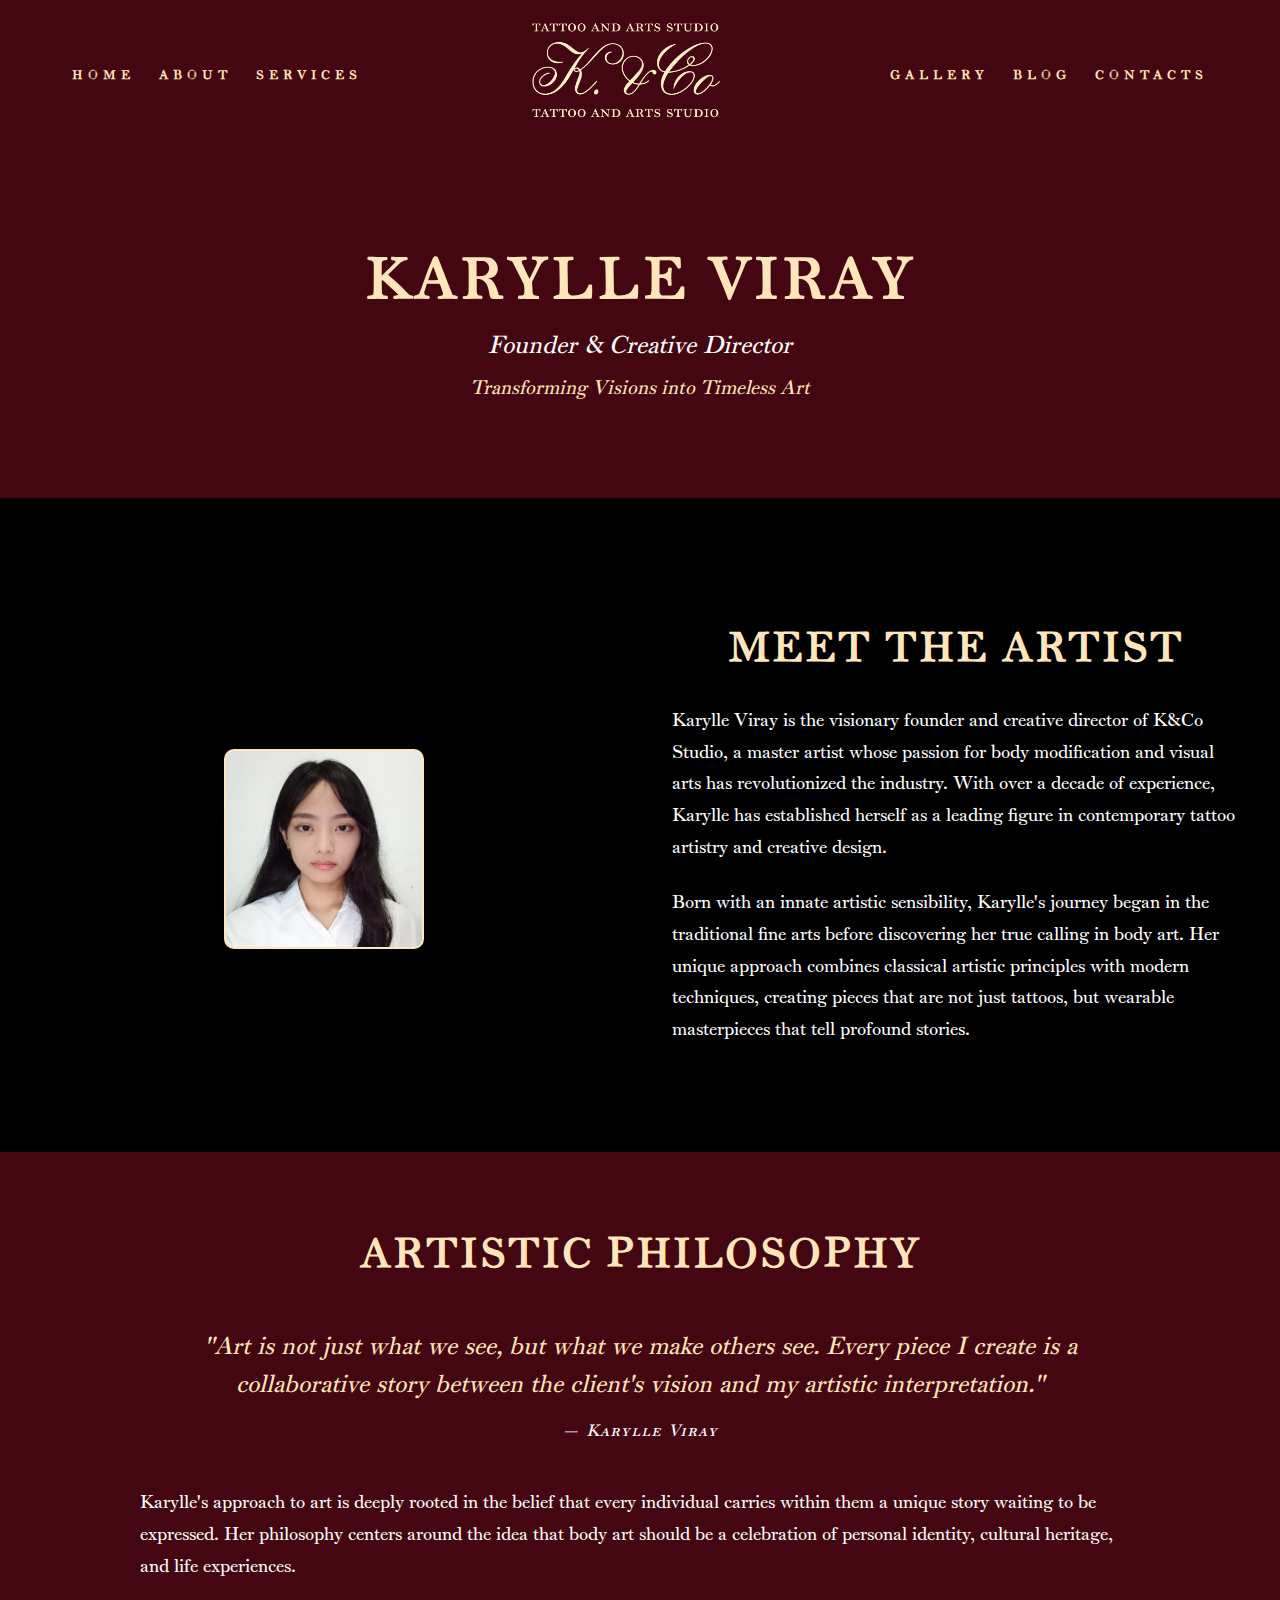
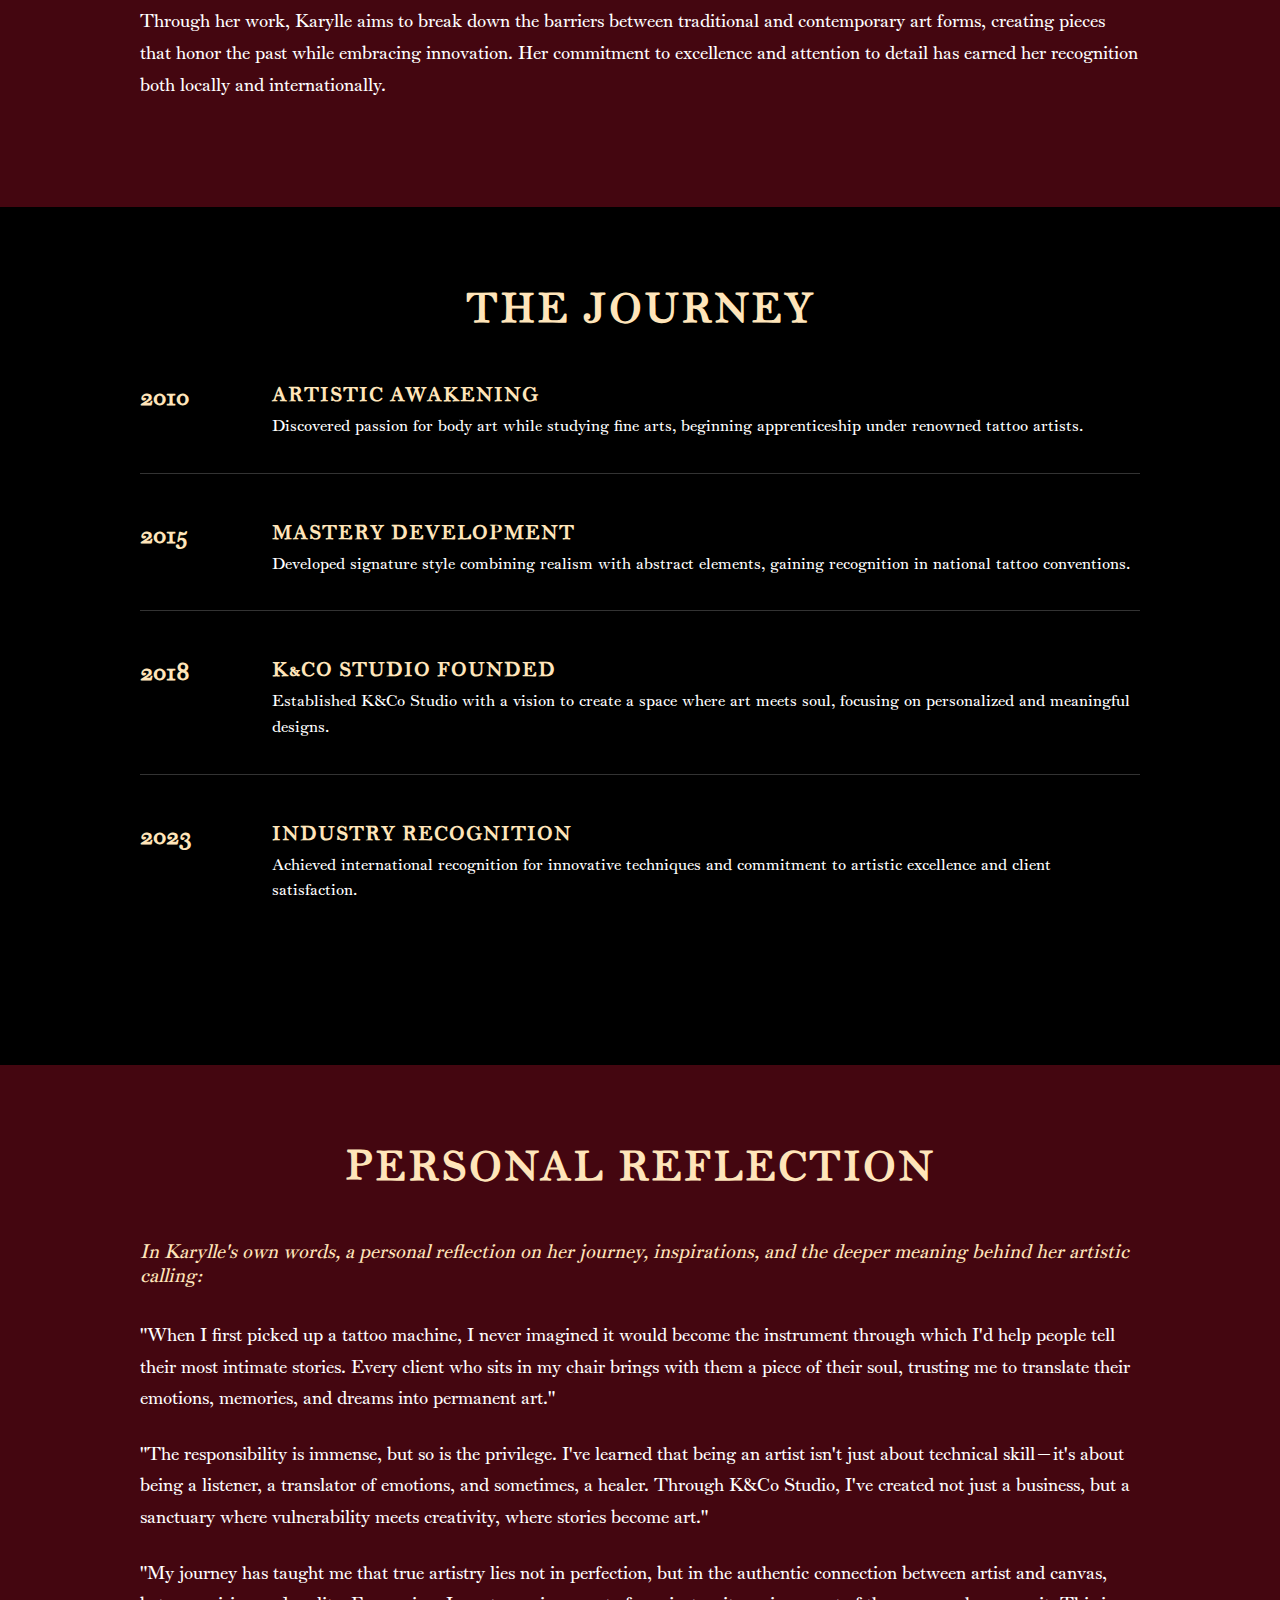
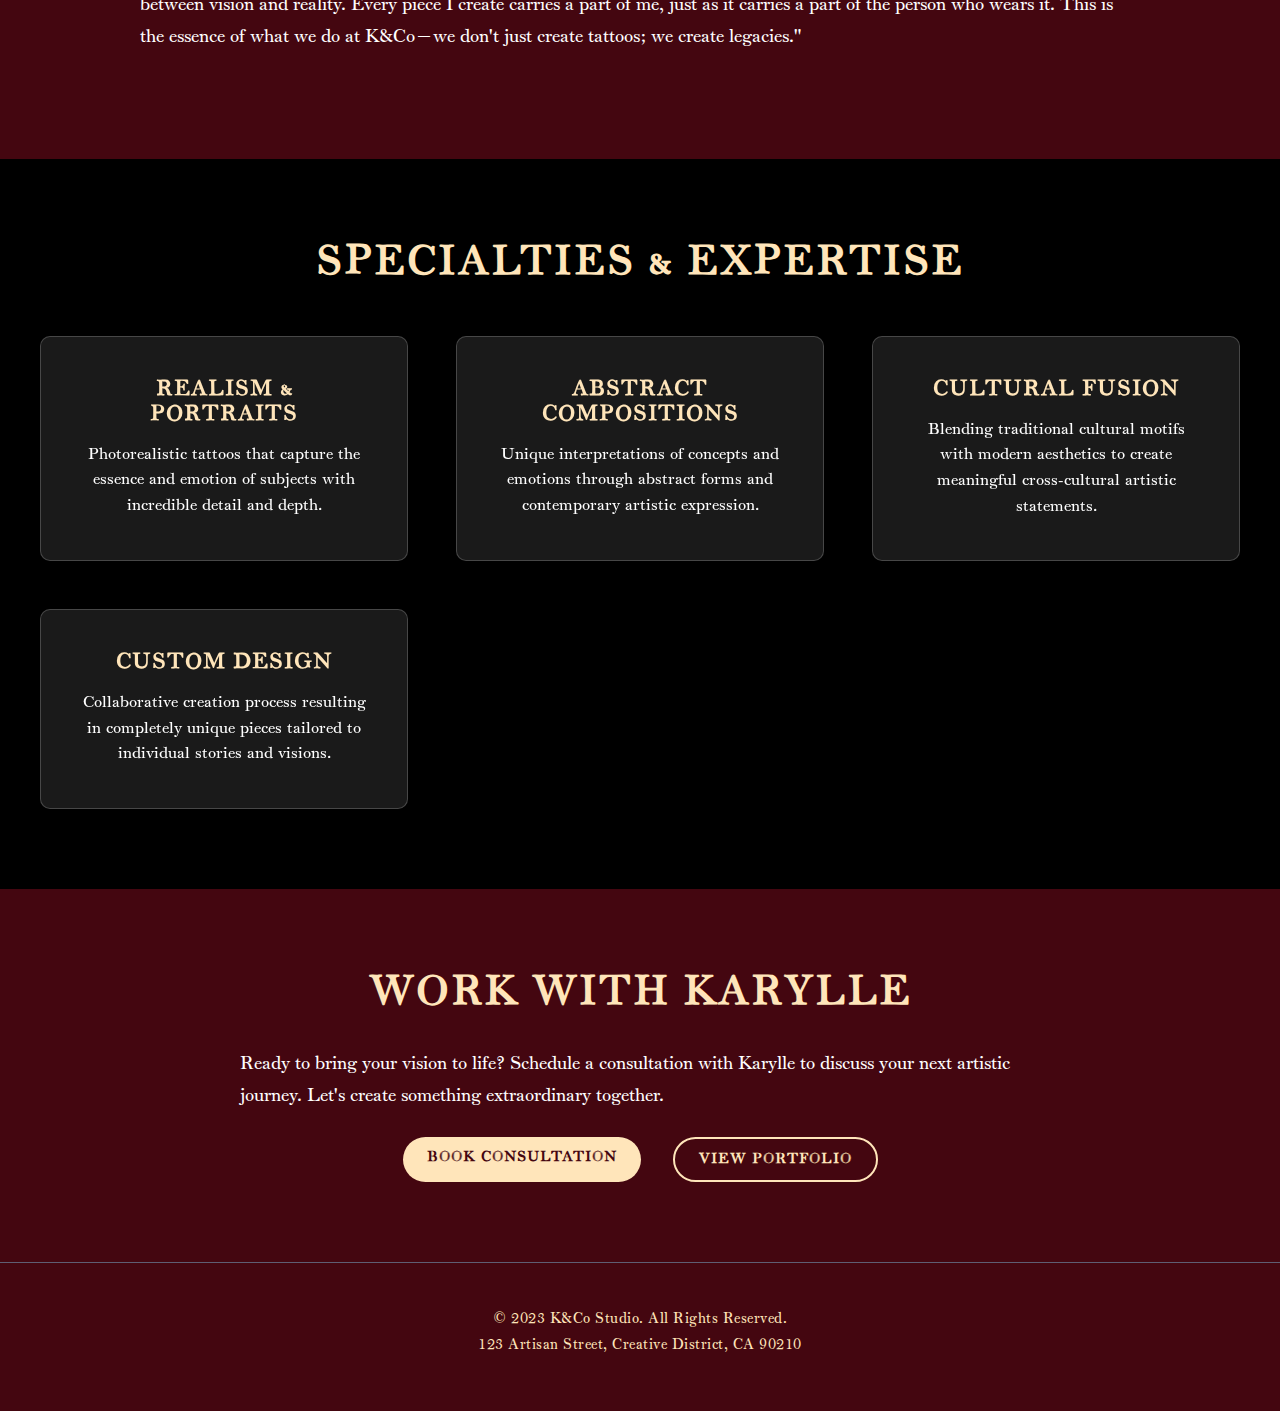
<file: designer.html>
<!DOCTYPE html>
<html lang="en">
<head>
    <meta charset="UTF-8">
    <meta name="viewport" content="width=device-width, initial-scale=1.0">
    <title>Designer - K&Co Studio</title>
    <link rel="stylesheet" href="style.css">
</head>
<body>
    <header class="main-header">
        <nav class="header-nav">
            <div class="nav-left">
                <a href="index.html" class="nav-link">HOME</a>
                <a href="about.html" class="nav-link">ABOUT</a>
                <a href="services.html" class="nav-link">SERVICES</a>
            </div>
            <div class="nav-center">
                <img src="assets/K&Co.png" alt="K&Co Logo" class="header-logo">
            </div>
            <div class="nav-right">
                <a href="gallery.html" class="nav-link">GALLERY</a>
                <a href="blog.html" class="nav-link">BLOG</a>
                <a href="contacts.html" class="nav-link">CONTACTS</a>
            </div>
        </nav>
    </header>

    <main class="designer-main">
        <!-- Designer Hero Section -->
        <section class="designer-hero">
            <div class="hero-content">
                <h1 class="hero-title">KARYLLE VIRAY</h1>
                <p class="hero-subtitle">Founder & Creative Director</p>
                <p class="hero-tagline">Transforming Visions into Timeless Art</p>
            </div>
        </section>

        <!-- Designer Introduction Section -->
        <section class="designer-intro-section">
            <div class="intro-container">
                <div class="intro-content">
                    <div class="intro-image">
                        <div class="designer-portrait">
                            
                        </div>
                    </div>
                    <div class="intro-text">
                        <h2 class="section-title">MEET THE ARTIST</h2>
                        <p class="intro-description">
                            Karylle Viray is the visionary founder and creative director of K&Co Studio, 
                            a master artist whose passion for body modification and visual arts has 
                            revolutionized the industry. With over a decade of experience, Karylle 
                            has established herself as a leading figure in contemporary tattoo artistry 
                            and creative design.
                        </p>
                        <p class="intro-description">
                            Born with an innate artistic sensibility, Karylle's journey began in the 
                            traditional fine arts before discovering her true calling in body art. 
                            Her unique approach combines classical artistic principles with modern 
                            techniques, creating pieces that are not just tattoos, but wearable 
                            masterpieces that tell profound stories.
                        </p>
                    </div>
                </div>
            </div>
        </section>

        <!-- Artistic Philosophy Section -->
        <section class="philosophy-section">
            <div class="philosophy-container">
                <h2 class="section-title">ARTISTIC PHILOSOPHY</h2>
                <div class="philosophy-content">
                    <div class="philosophy-quote">
                        <blockquote>
                            "Art is not just what we see, but what we make others see. 
                            Every piece I create is a collaborative story between the 
                            client's vision and my artistic interpretation."
                        </blockquote>
                        <cite>— Karylle Viray</cite>
                    </div>
                    <div class="philosophy-text">
                        <p>
                            Karylle's approach to art is deeply rooted in the belief that every 
                            individual carries within them a unique story waiting to be expressed. 
                            Her philosophy centers around the idea that body art should be a 
                            celebration of personal identity, cultural heritage, and life experiences.
                        </p>
                        <p>
                            Through her work, Karylle aims to break down the barriers between 
                            traditional and contemporary art forms, creating pieces that honor 
                            the past while embracing innovation. Her commitment to excellence 
                            and attention to detail has earned her recognition both locally 
                            and internationally.
                        </p>
                    </div>
                </div>
            </div>
        </section>

        <!-- Journey & Achievements Section -->
        <section class="journey-section">
            <div class="journey-container">
                <h2 class="section-title">THE JOURNEY</h2>
                <div class="journey-timeline">
                    <div class="timeline-item">
                        <div class="timeline-year">2010</div>
                        <div class="timeline-content">
                            <h4>ARTISTIC AWAKENING</h4>
                            <p>Discovered passion for body art while studying fine arts, 
                               beginning apprenticeship under renowned tattoo artists.</p>
                        </div>
                    </div>
                    <div class="timeline-item">
                        <div class="timeline-year">2015</div>
                        <div class="timeline-content">
                            <h4>MASTERY DEVELOPMENT</h4>
                            <p>Developed signature style combining realism with abstract elements, 
                               gaining recognition in national tattoo conventions.</p>
                        </div>
                    </div>
                    <div class="timeline-item">
                        <div class="timeline-year">2018</div>
                        <div class="timeline-content">
                            <h4>K&CO STUDIO FOUNDED</h4>
                            <p>Established K&Co Studio with a vision to create a space where 
                               art meets soul, focusing on personalized and meaningful designs.</p>
                        </div>
                    </div>
                    <div class="timeline-item">
                        <div class="timeline-year">2023</div>
                        <div class="timeline-content">
                            <h4>INDUSTRY RECOGNITION</h4>
                            <p>Achieved international recognition for innovative techniques and 
                               commitment to artistic excellence and client satisfaction.</p>
                        </div>
                    </div>
                </div>
            </div>
        </section>

        <!-- Personal Reflection Section -->
        <section class="reflection-section">
            <div class="reflection-container">
                <h2 class="section-title">PERSONAL REFLECTION</h2>
                <div class="reflection-content">
                    <div class="reflection-text">
                        <p class="reflection-intro">
                            In Karylle's own words, a personal reflection on her journey, 
                            inspirations, and the deeper meaning behind her artistic calling:
                        </p>
                        <div class="reflection-quote">
                            <p>
                                "When I first picked up a tattoo machine, I never imagined it would 
                                become the instrument through which I'd help people tell their most 
                                intimate stories. Every client who sits in my chair brings with them 
                                a piece of their soul, trusting me to translate their emotions, 
                                memories, and dreams into permanent art."
                            </p>
                            <p>
                                "The responsibility is immense, but so is the privilege. I've learned 
                                that being an artist isn't just about technical skill—it's about 
                                being a listener, a translator of emotions, and sometimes, a healer. 
                                Through K&Co Studio, I've created not just a business, but a sanctuary 
                                where vulnerability meets creativity, where stories become art."
                            </p>
                            <p>
                                "My journey has taught me that true artistry lies not in perfection, 
                                but in the authentic connection between artist and canvas, between 
                                vision and reality. Every piece I create carries a part of me, 
                                just as it carries a part of the person who wears it. This is 
                                the essence of what we do at K&Co—we don't just create tattoos; 
                                we create legacies."
                            </p>
                        </div>
                    </div>
                </div>
            </div>
        </section>

        <!-- Specialties Section -->
        <section class="specialties-section">
            <div class="specialties-container">
                <h2 class="section-title">SPECIALTIES & EXPERTISE</h2>
                <div class="specialties-grid">
                    <div class="specialty-card">
                        <h4 class="specialty-title">REALISM & PORTRAITS</h4>
                        <p class="specialty-description">
                            Photorealistic tattoos that capture the essence and emotion 
                            of subjects with incredible detail and depth.
                        </p>
                    </div>
                    <div class="specialty-card">
                        <h4 class="specialty-title">ABSTRACT COMPOSITIONS</h4>
                        <p class="specialty-description">
                            Unique interpretations of concepts and emotions through 
                            abstract forms and contemporary artistic expression.
                        </p>
                    </div>
                    <div class="specialty-card">
                        <h4 class="specialty-title">CULTURAL FUSION</h4>
                        <p class="specialty-description">
                            Blending traditional cultural motifs with modern aesthetics 
                            to create meaningful cross-cultural artistic statements.
                        </p>
                    </div>
                    <div class="specialty-card">
                        <h4 class="specialty-title">CUSTOM DESIGN</h4>
                        <p class="specialty-description">
                            Collaborative creation process resulting in completely 
                            unique pieces tailored to individual stories and visions.
                        </p>
                    </div>
                </div>
            </div>
        </section>

        <!-- Call to Action Section -->
        <section class="cta-section">
            <div class="cta-container">
                <h2 class="cta-title">WORK WITH KARYLLE</h2>
                <p class="cta-description">
                    Ready to bring your vision to life? Schedule a consultation with Karylle 
                    to discuss your next artistic journey. Let's create something extraordinary together.
                </p>
                <div class="cta-buttons">
                    <a href="booking.html" class="cta-button primary">BOOK CONSULTATION</a>
                    <a href="gallery.html" class="cta-button secondary">VIEW PORTFOLIO</a>
                </div>
            </div>
        </section>
    </main>

    <footer class="footer">
        <div class="footer-content">
            <p>&copy; 2023 K&Co Studio. All Rights Reserved.</p>
            <p>123 Artisan Street, Creative District, CA 90210</p>
        </div>
    </footer>
</body>
</html>
</file>
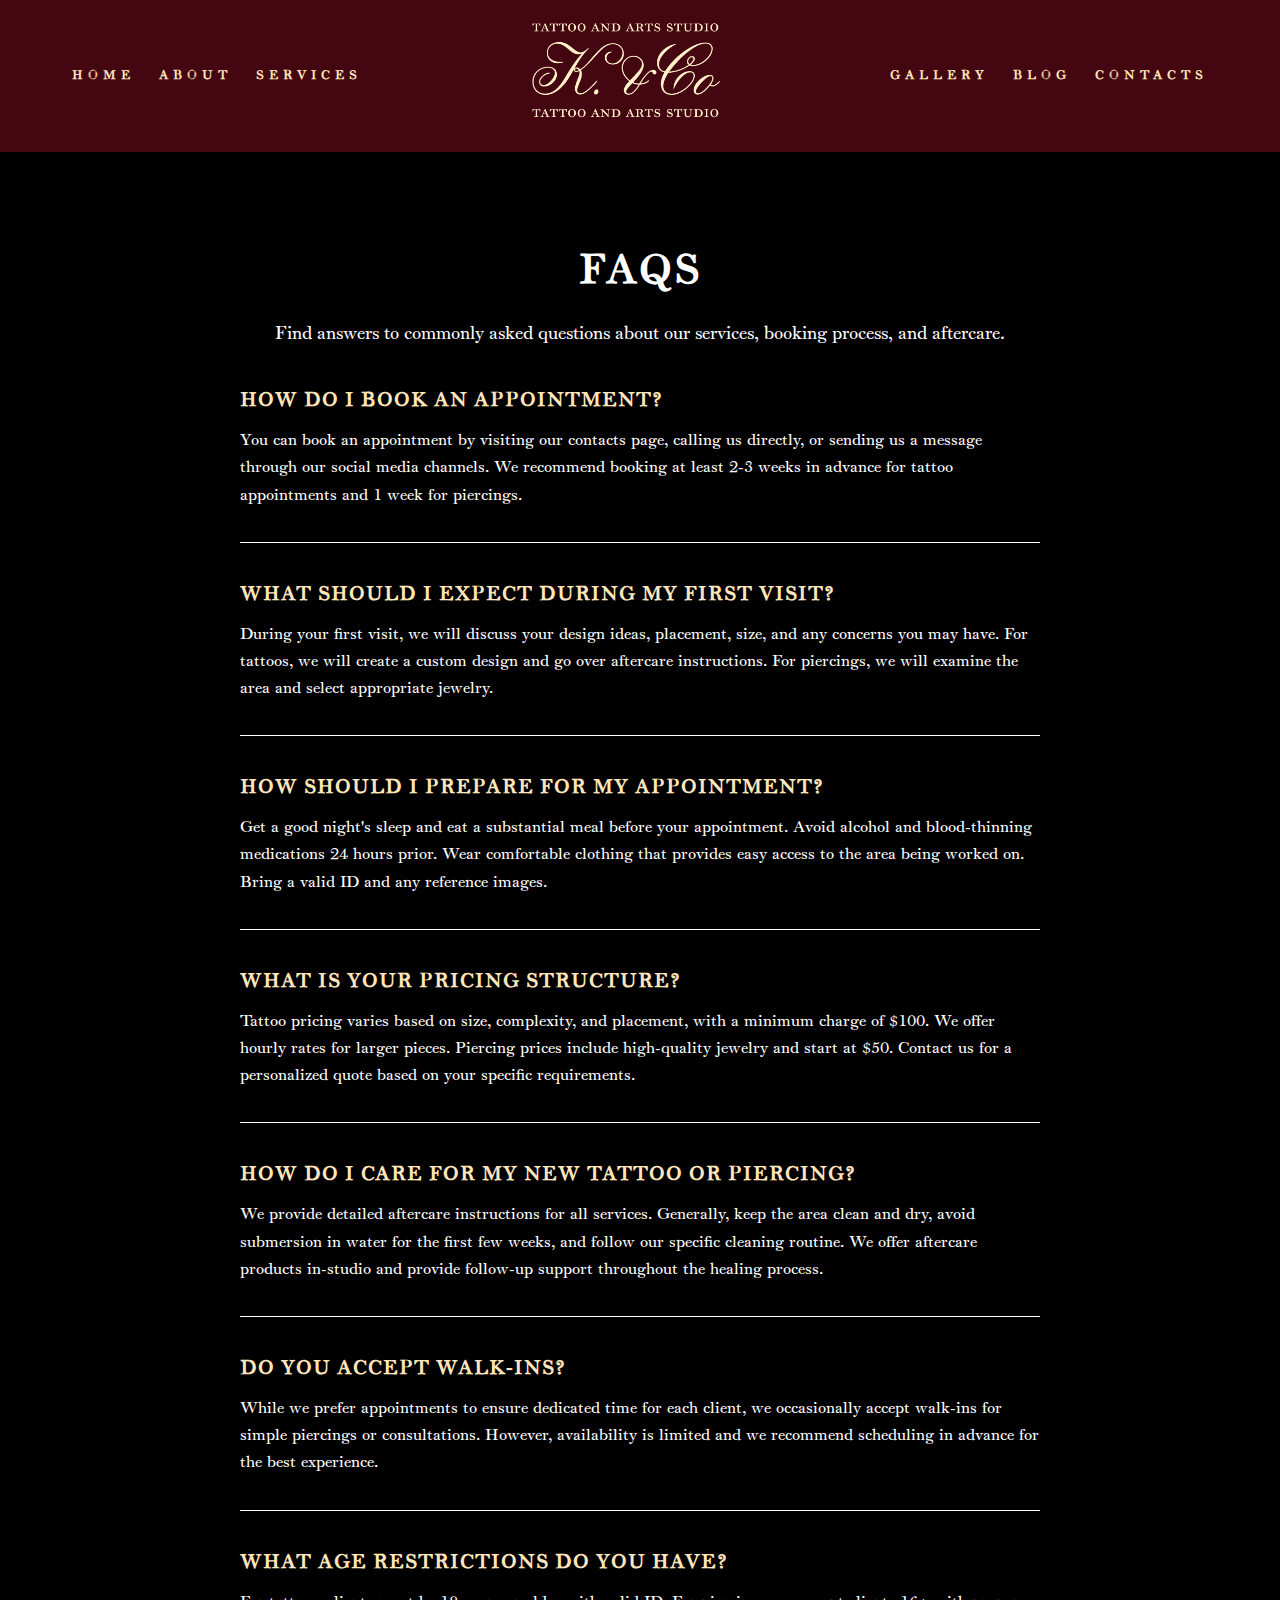
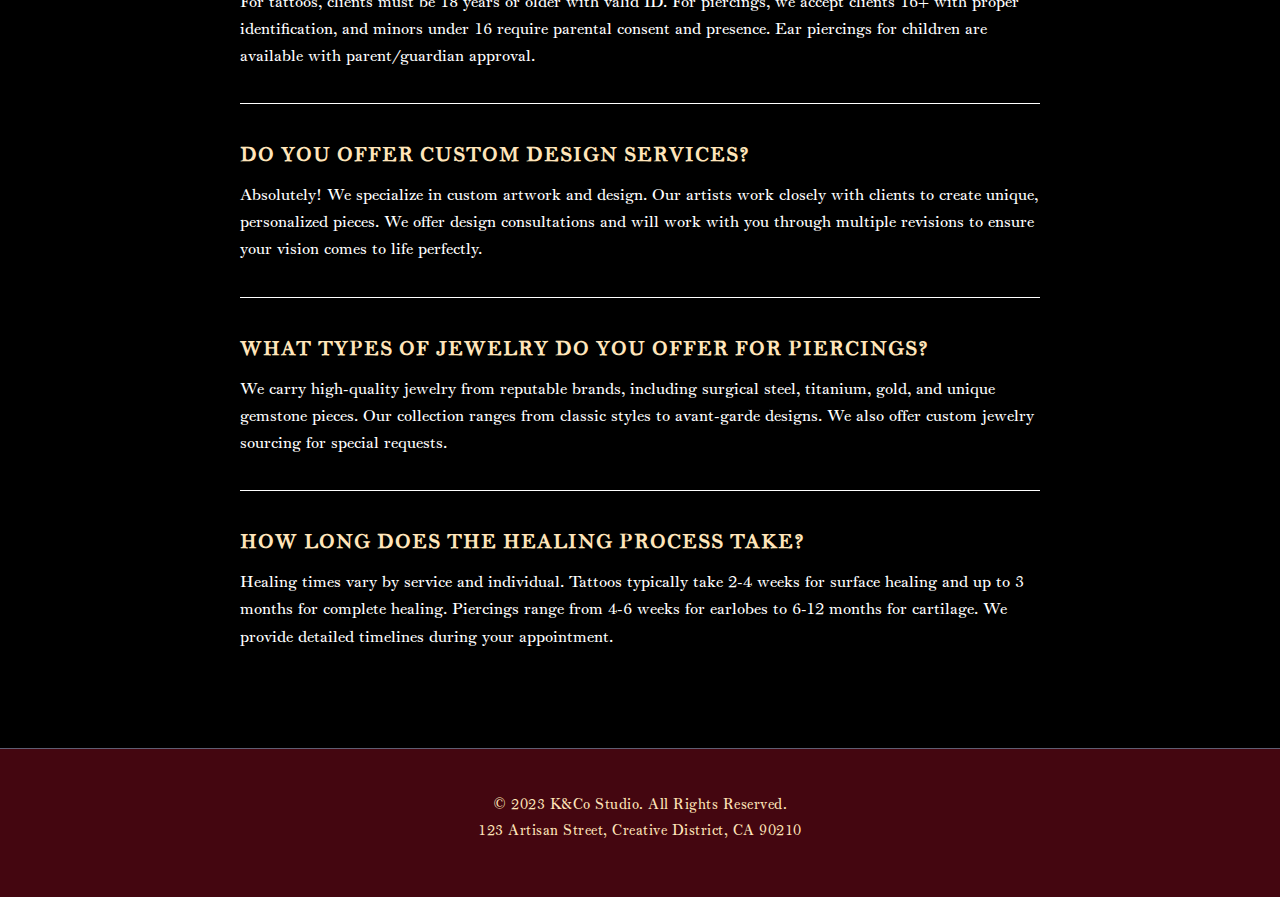
<file: FAQs.html>
<!DOCTYPE html>
<html lang="en">
<head>
    <meta charset="UTF-8">
    <meta name="viewport" content="width=device-width, initial-scale=1.0">
    <title>FAQs - K&Co Studio</title>
    <link rel="stylesheet" href="style.css">
</head>
<body>
    <header class="main-header">
        <nav class="header-nav">
            <div class="nav-left">
                <a href="index.html" class="nav-link">HOME</a>
                <a href="about.html" class="nav-link">ABOUT</a>
                <a href="services.html" class="nav-link">SERVICES</a>
            </div>
            <div class="nav-center">
                <img src="assets/K&Co.png" alt="K&Co Logo" class="header-logo">
            </div>
            <div class="nav-right">
                <a href="gallery.html" class="nav-link">GALLERY</a>
                <a href="blog.html" class="nav-link">BLOG</a>
                <a href="contacts.html" class="nav-link">CONTACTS</a>
            </div>
        </nav>
    </header>

    <section class="black-section faqs-section" style="background-image: none; background-color: var(--black);">
        <div class="showcase-container">
            <h2 class="showcase-title">FAQs</h2>
            <p class="showcase-text">Find answers to commonly asked questions about our services, booking process, and aftercare.</p>
            
            <div class="faqs-container">
                <div class="faq-item">
                    <h3 class="faq-question">How do I book an appointment?</h3>
                    <p class="faq-answer">You can book an appointment by visiting our contacts page, calling us directly, or sending us a message through our social media channels. We recommend booking at least 2-3 weeks in advance for tattoo appointments and 1 week for piercings.</p>
                </div>
                
                <div class="faq-item">
                    <h3 class="faq-question">What should I expect during my first visit?</h3>
                    <p class="faq-answer">During your first visit, we will discuss your design ideas, placement, size, and any concerns you may have. For tattoos, we will create a custom design and go over aftercare instructions. For piercings, we will examine the area and select appropriate jewelry.</p>
                </div>
                
                <div class="faq-item">
                    <h3 class="faq-question">How should I prepare for my appointment?</h3>
                    <p class="faq-answer">Get a good night's sleep and eat a substantial meal before your appointment. Avoid alcohol and blood-thinning medications 24 hours prior. Wear comfortable clothing that provides easy access to the area being worked on. Bring a valid ID and any reference images.</p>
                </div>
                
                <div class="faq-item">
                    <h3 class="faq-question">What is your pricing structure?</h3>
                    <p class="faq-answer">Tattoo pricing varies based on size, complexity, and placement, with a minimum charge of $100. We offer hourly rates for larger pieces. Piercing prices include high-quality jewelry and start at $50. Contact us for a personalized quote based on your specific requirements.</p>
                </div>
                
                <div class="faq-item">
                    <h3 class="faq-question">How do I care for my new tattoo or piercing?</h3>
                    <p class="faq-answer">We provide detailed aftercare instructions for all services. Generally, keep the area clean and dry, avoid submersion in water for the first few weeks, and follow our specific cleaning routine. We offer aftercare products in-studio and provide follow-up support throughout the healing process.</p>
                </div>

                <div class="faq-item">
                    <h3 class="faq-question">Do you accept walk-ins?</h3>
                    <p class="faq-answer">While we prefer appointments to ensure dedicated time for each client, we occasionally accept walk-ins for simple piercings or consultations. However, availability is limited and we recommend scheduling in advance for the best experience.</p>
                </div>

                <div class="faq-item">
                    <h3 class="faq-question">What age restrictions do you have?</h3>
                    <p class="faq-answer">For tattoos, clients must be 18 years or older with valid ID. For piercings, we accept clients 16+ with proper identification, and minors under 16 require parental consent and presence. Ear piercings for children are available with parent/guardian approval.</p>
                </div>

                <div class="faq-item">
                    <h3 class="faq-question">Do you offer custom design services?</h3>
                    <p class="faq-answer">Absolutely! We specialize in custom artwork and design. Our artists work closely with clients to create unique, personalized pieces. We offer design consultations and will work with you through multiple revisions to ensure your vision comes to life perfectly.</p>
                </div>

                <div class="faq-item">
                    <h3 class="faq-question">What types of jewelry do you offer for piercings?</h3>
                    <p class="faq-answer">We carry high-quality jewelry from reputable brands, including surgical steel, titanium, gold, and unique gemstone pieces. Our collection ranges from classic styles to avant-garde designs. We also offer custom jewelry sourcing for special requests.</p>
                </div>

                <div class="faq-item">
                    <h3 class="faq-question">How long does the healing process take?</h3>
                    <p class="faq-answer">Healing times vary by service and individual. Tattoos typically take 2-4 weeks for surface healing and up to 3 months for complete healing. Piercings range from 4-6 weeks for earlobes to 6-12 months for cartilage. We provide detailed timelines during your appointment.</p>
                </div>
            </div>
        </div>
    </section>

    <footer class="footer">
        <div class="footer-content">
            <p>&copy; 2023 K&Co Studio. All Rights Reserved.</p>
            <p>123 Artisan Street, Creative District, CA 90210</p>
        </div>
    </footer>
</body>
</html>
</file>
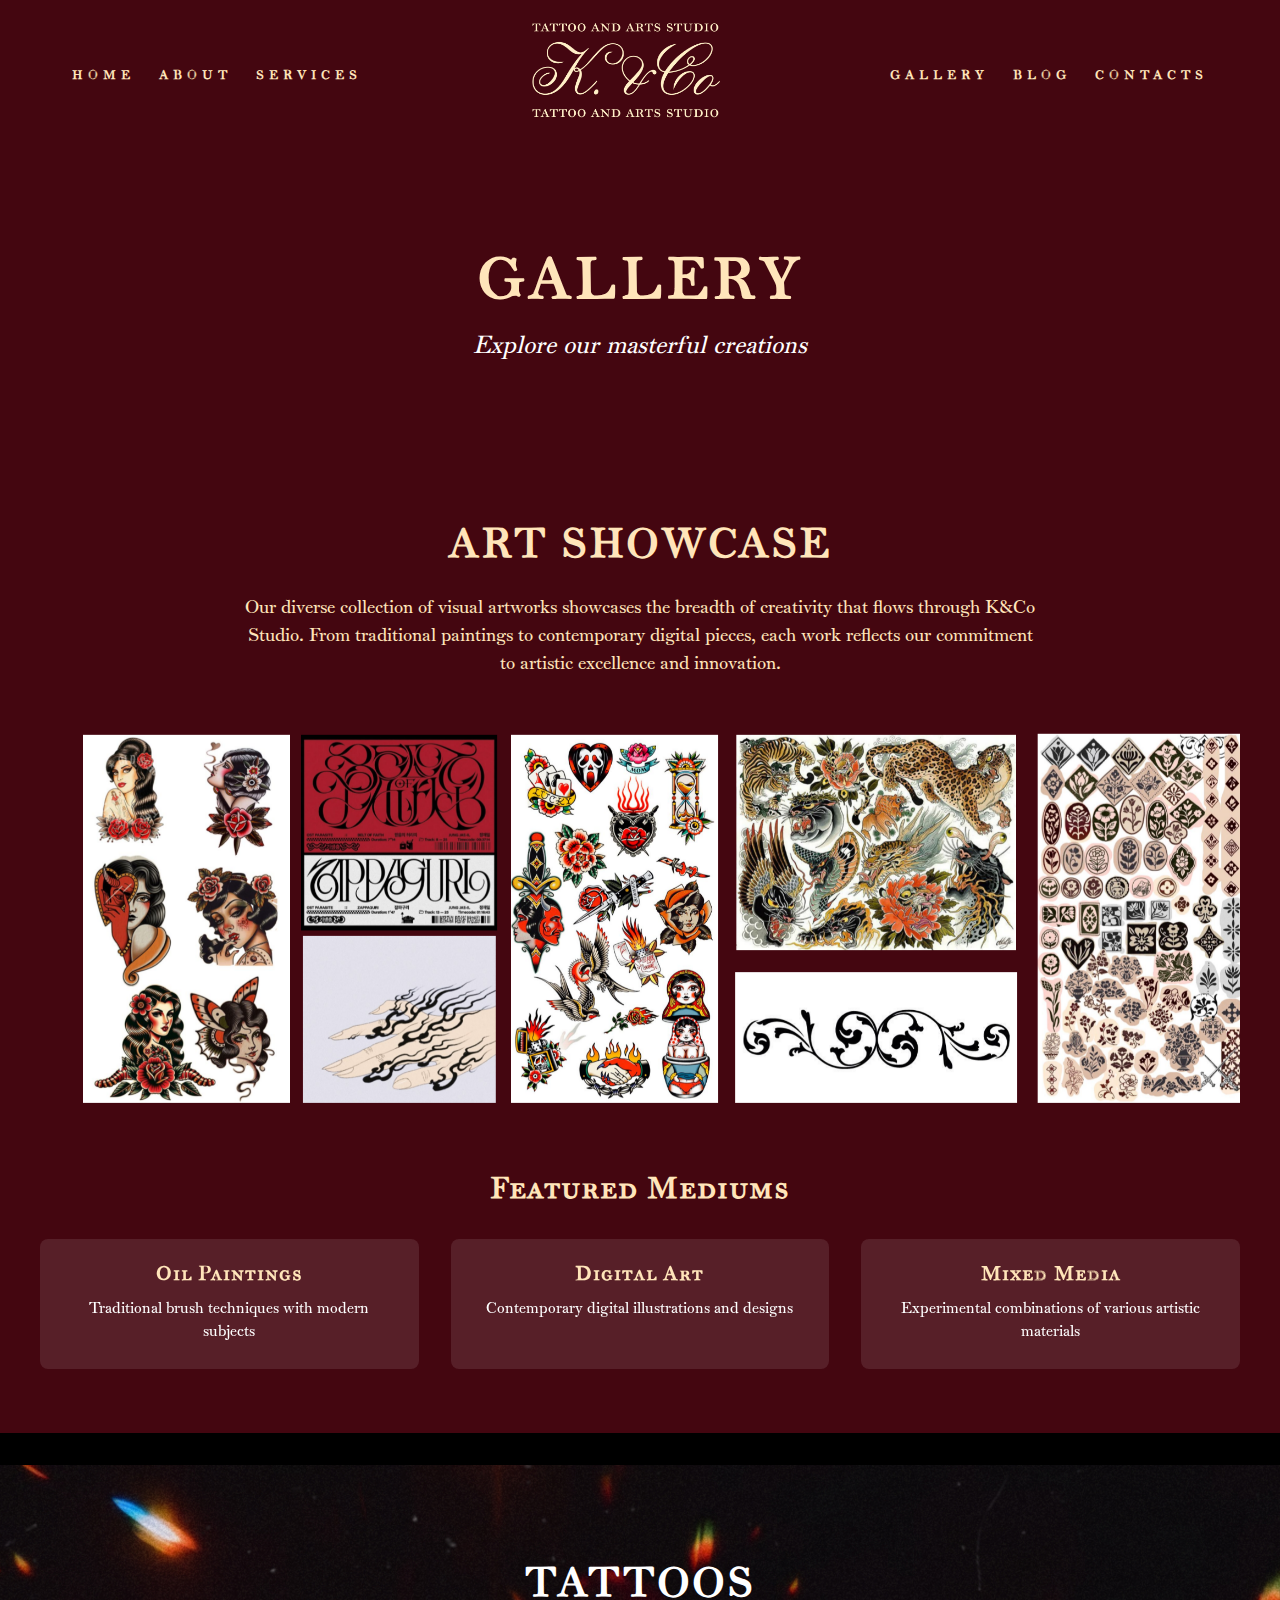
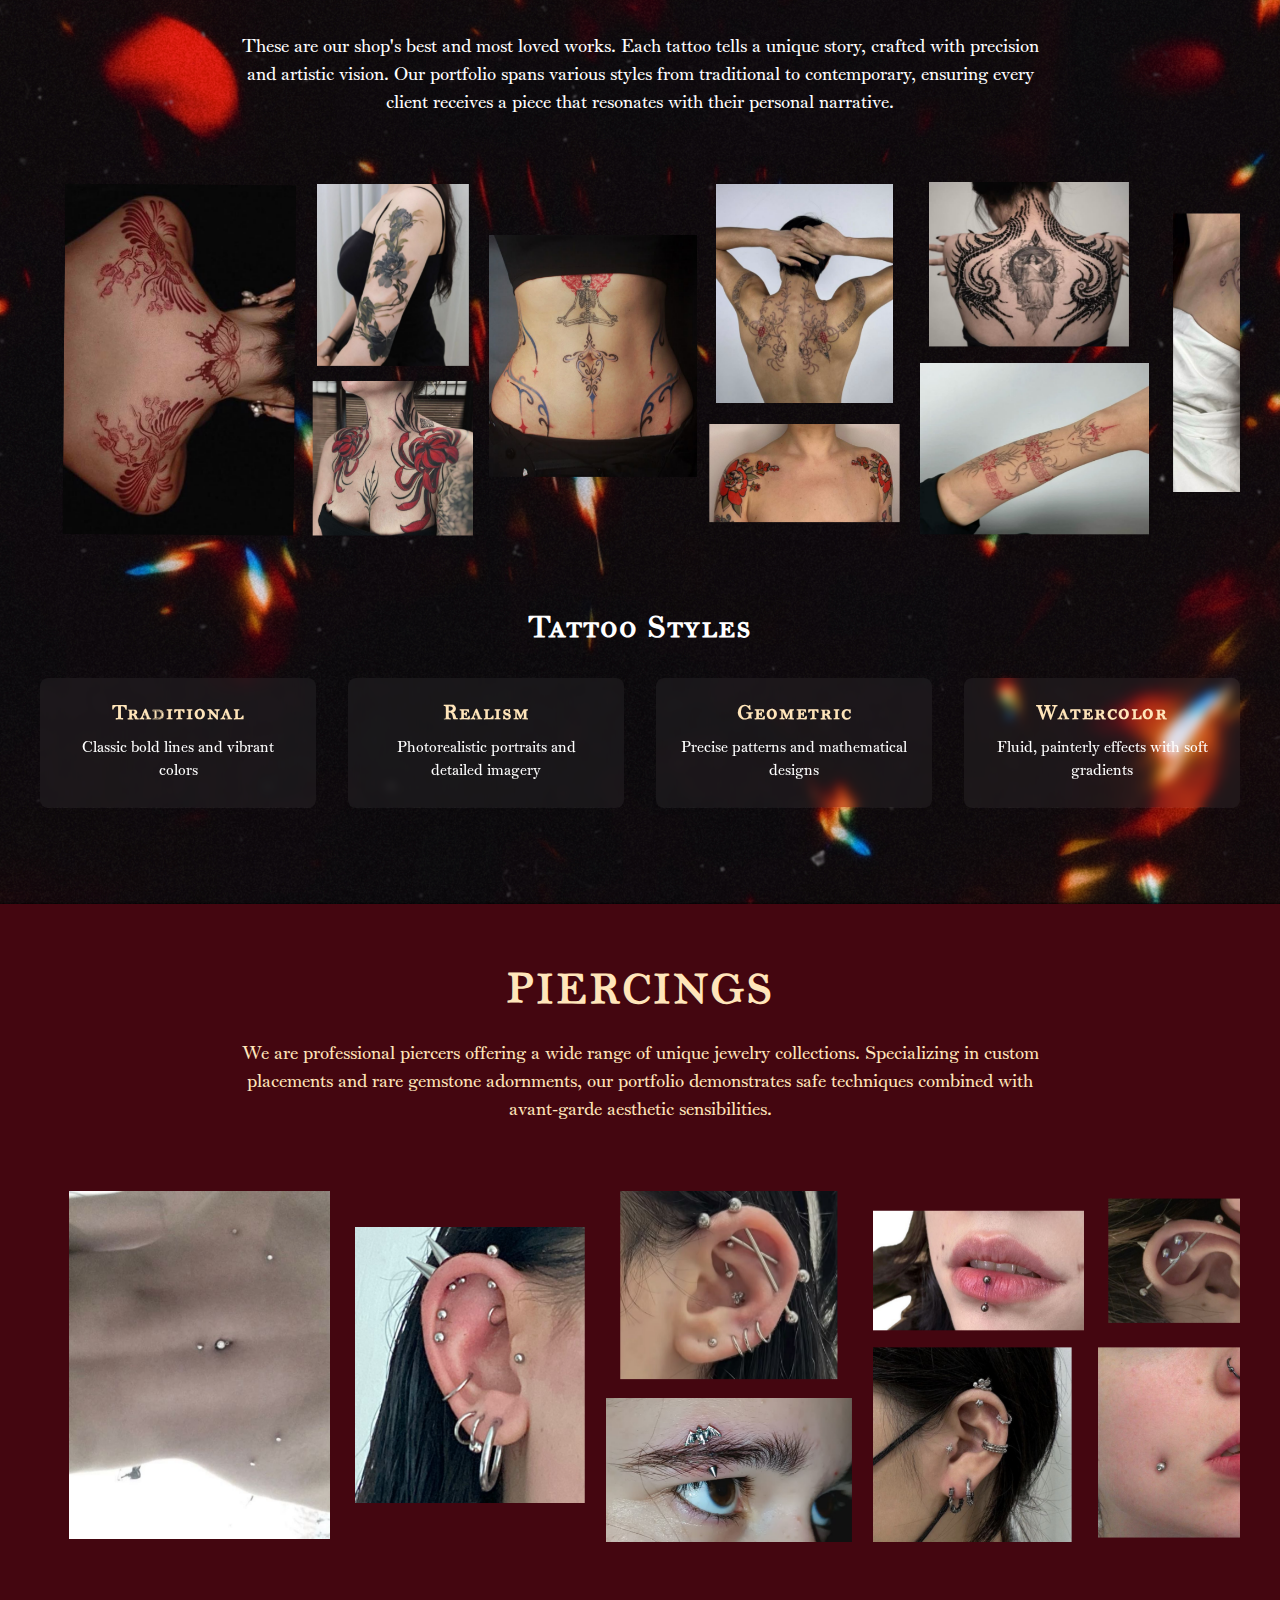
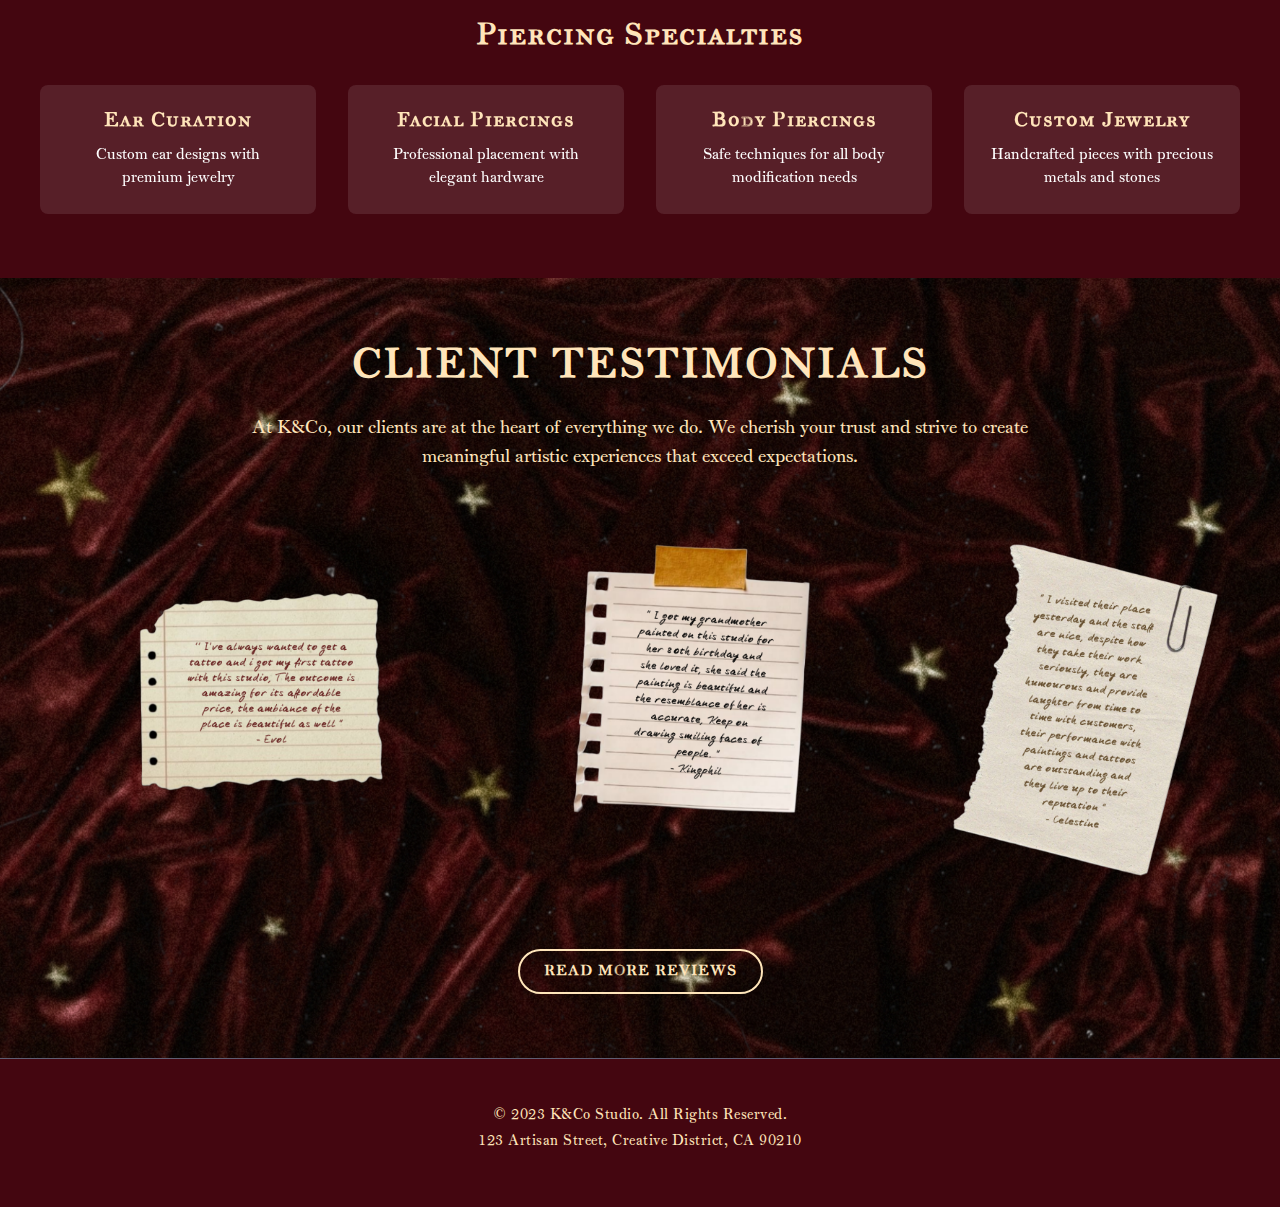
<file: gallery.html>
<!DOCTYPE html>
<html lang="en">
<head>
    <meta charset="UTF-8">
    <meta name="viewport" content="width=device-width, initial-scale=1.0">
    <title>Gallery - K&Co Studio</title>
    <link rel="stylesheet" href="style.css">
</head>
<body>
    <header class="main-header">
        <nav class="header-nav">
            <div class="nav-left">
                <a href="index.html" class="nav-link">HOME</a>
                <a href="about.html" class="nav-link">ABOUT</a>
                <a href="services.html" class="nav-link">SERVICES</a>
            </div>
            <div class="nav-center">
                <img src="assets/K&Co.png" alt="K&Co Logo" class="header-logo">
            </div>
            <div class="nav-right">
                <a href="gallery.html" class="nav-link">GALLERY</a>
                <a href="blog.html" class="nav-link">BLOG</a>
                <a href="contacts.html" class="nav-link">CONTACTS</a>
            </div>
        </nav>
    </header>

    <main class="designer-main">
        <section class="designer-hero">
            <div class="hero-content">
                <h1 class="hero-title">GALLERY</h1>
                <p class="hero-subtitle">Explore our masterful creations</p>
            </div>
        </section>

        <section class="burgundy-section">
            <div class="showcase-container">
                <h2 class="showcase-title">ART SHOWCASE</h2>
                <p class="showcase-text">Our diverse collection of visual artworks showcases the breadth of creativity that flows through K&Co Studio. From traditional paintings to contemporary digital pieces, each work reflects our commitment to artistic excellence and innovation.</p>
                
                <div class="image-scroll-container">
                    <div class="long-image-container">
                        <img src="assets/art.png" alt="Art Gallery" class="long-image">
                    </div>
                </div>

                <div class="gallery-details">
                    <h3 class="gallery-subtitle">Featured Mediums</h3>
                    <div class="details-grid">
                        <div class="detail-item">
                            <h4>Oil Paintings</h4>
                            <p>Traditional brush techniques with modern subjects</p>
                        </div>
                        <div class="detail-item">
                            <h4>Digital Art</h4>
                            <p>Contemporary digital illustrations and designs</p>
                        </div>
                        <div class="detail-item">
                            <h4>Mixed Media</h4>
                            <p>Experimental combinations of various artistic materials</p>
                        </div>
                    </div>
                </div>
            </div>
        </section>

        <section class="black-section tattoo-showcase">
            <div class="showcase-container">
                <h2 class="showcase-title">TATTOOS</h2>
                <p class="showcase-text">These are our shop's best and most loved works. Each tattoo tells a unique story, crafted with precision and artistic vision. Our portfolio spans various styles from traditional to contemporary, ensuring every client receives a piece that resonates with their personal narrative.</p>
                
                <div class="image-scroll-container">
                    <div class="long-image-container">
                        <img src="assets/tattoos.png" alt="Tattoo Gallery" class="long-image">
                    </div>
                </div>

                <div class="gallery-details">
                    <h3 class="gallery-subtitle">Tattoo Styles</h3>
                    <div class="details-grid">
                        <div class="detail-item">
                            <h4>Traditional</h4>
                            <p>Classic bold lines and vibrant colors</p>
                        </div>
                        <div class="detail-item">
                            <h4>Realism</h4>
                            <p>Photorealistic portraits and detailed imagery</p>
                        </div>
                        <div class="detail-item">
                            <h4>Geometric</h4>
                            <p>Precise patterns and mathematical designs</p>
                        </div>
                        <div class="detail-item">
                            <h4>Watercolor</h4>
                            <p>Fluid, painterly effects with soft gradients</p>
                        </div>
                    </div>
                </div>
            </div>
        </section>

        <section class="burgundy-section">
            <div class="showcase-container">
                <h2 class="showcase-title">PIERCINGS</h2>
                <p class="showcase-text">We are professional piercers offering a wide range of unique jewelry collections. Specializing in custom placements and rare gemstone adornments, our portfolio demonstrates safe techniques combined with avant-garde aesthetic sensibilities.</p>
                
                <div class="image-scroll-container">
                    <div class="long-image-container">
                        <img src="assets/piercings.png" alt="Piercing Gallery" class="long-image">
                    </div>
                </div>

                <div class="gallery-details">
                    <h3 class="gallery-subtitle">Piercing Specialties</h3>
                    <div class="details-grid">
                        <div class="detail-item">
                            <h4>Ear Curation</h4>
                            <p>Custom ear designs with premium jewelry</p>
                        </div>
                        <div class="detail-item">
                            <h4>Facial Piercings</h4>
                            <p>Professional placement with elegant hardware</p>
                        </div>
                        <div class="detail-item">
                            <h4>Body Piercings</h4>
                            <p>Safe techniques for all body modification needs</p>
                        </div>
                        <div class="detail-item">
                            <h4>Custom Jewelry</h4>
                            <p>Handcrafted pieces with precious metals and stones</p>
                        </div>
                    </div>
                </div>
            </div>
        </section>

        <section class="reviews-section">
            <div class="showcase-container">
                <h2 class="showcase-title">CLIENT TESTIMONIALS</h2>
                <p class="showcase-text">At K&Co, our clients are at the heart of everything we do. We cherish your trust and strive to create meaningful artistic experiences that exceed expectations.</p>
                
                <div class="image-scroll-container">
                    <div class="long-image-container">
                        <img src="assets/reviews.png" alt="Customer Reviews" class="long-image">
                    </div>
                </div>
                
                <div class="read-more-container">
                    <a href="reviews.html" class="read-more-button">READ MORE REVIEWS</a>
                </div>
            </div>
        </section>
    </main>

    <footer class="footer">
        <div class="footer-content">
            <p>&copy; 2023 K&Co Studio. All Rights Reserved.</p>
            <p>123 Artisan Street, Creative District, CA 90210</p>
        </div>
    </footer>
</body>
</html>
</file>
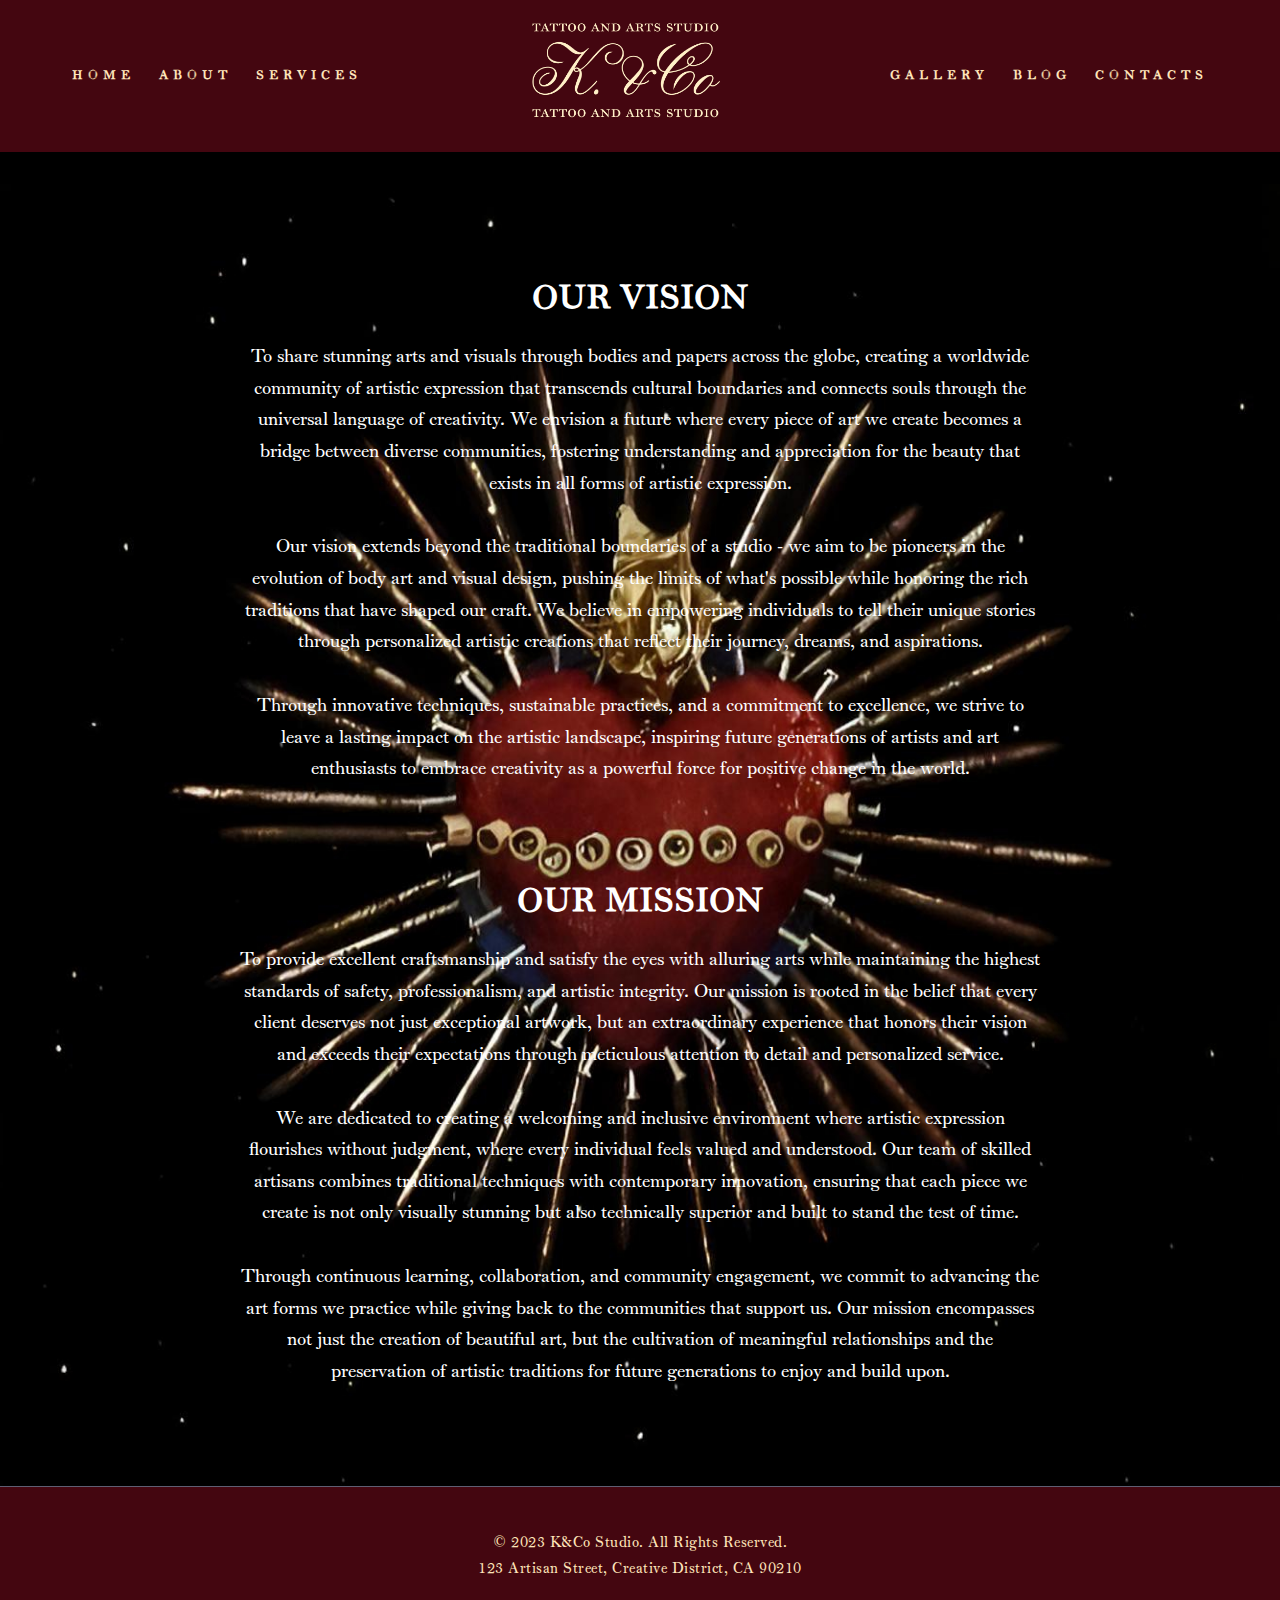
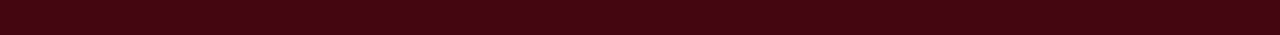
<file: missionvision.html>
<!DOCTYPE html>
<html lang="en">
<head>
    <meta charset="UTF-8">
    <meta name="viewport" content="width=device-width, initial-scale=1.0">
    <title>Mission & Vision - K&Co Studio</title>
    <link rel="stylesheet" href="style.css">
</head>
<body>
    <header class="main-header">
        <nav class="header-nav">
            <div class="nav-left">
                <a href="index.html" class="nav-link">HOME</a>
                <a href="about.html" class="nav-link">ABOUT</a>
                <a href="services.html" class="nav-link">SERVICES</a>
            </div>
            <div class="nav-center">
                <img src="assets/K&Co.png" alt="K&Co Logo" class="header-logo">
            </div>
            <div class="nav-right">
                <a href="gallery.html" class="nav-link">GALLERY</a>
                <a href="blog.html" class="nav-link">BLOG</a>
                <a href="contacts.html" class="nav-link">CONTACTS</a>
            </div>
        </nav>
    </header>

    <main class="black-section" style="background-image: url('assets/background2.jpg'); background-repeat: no-repeat; background-position: center; background-size: cover; padding: 6rem 2rem;">
        <div class="hearts-container" style="flex-direction: column; gap: 6rem; max-width: 800px;">
            <div class="vision-content" style="text-align: center; max-width: 100%;">
                <h3 class="title white-text">OUR VISION</h3>
                <p class="vision-text white-text" style="font-size: 1.1rem; line-height: 1.8; margin-bottom: 2rem;">
                    To share stunning arts and visuals through bodies and papers across the globe, creating a worldwide community of artistic expression that transcends cultural boundaries and connects souls through the universal language of creativity. We envision a future where every piece of art we create becomes a bridge between diverse communities, fostering understanding and appreciation for the beauty that exists in all forms of artistic expression.
                </p>
                <p class="vision-text white-text" style="font-size: 1.1rem; line-height: 1.8; margin-bottom: 2rem;">
                    Our vision extends beyond the traditional boundaries of a studio - we aim to be pioneers in the evolution of body art and visual design, pushing the limits of what's possible while honoring the rich traditions that have shaped our craft. We believe in empowering individuals to tell their unique stories through personalized artistic creations that reflect their journey, dreams, and aspirations.
                </p>
                <p class="vision-text white-text" style="font-size: 1.1rem; line-height: 1.8;">
                    Through innovative techniques, sustainable practices, and a commitment to excellence, we strive to leave a lasting impact on the artistic landscape, inspiring future generations of artists and art enthusiasts to embrace creativity as a powerful force for positive change in the world.
                </p>
            </div>

            <div class="mission-content" style="text-align: center; max-width: 100%;">
                <h3 class="title white-text">OUR MISSION</h3>
                <p class="mission-text white-text" style="font-size: 1.1rem; line-height: 1.8; margin-bottom: 2rem;">
                    To provide excellent craftsmanship and satisfy the eyes with alluring arts while maintaining the highest standards of safety, professionalism, and artistic integrity. Our mission is rooted in the belief that every client deserves not just exceptional artwork, but an extraordinary experience that honors their vision and exceeds their expectations through meticulous attention to detail and personalized service.
                </p>
                <p class="mission-text white-text" style="font-size: 1.1rem; line-height: 1.8; margin-bottom: 2rem;">
                    We are dedicated to creating a welcoming and inclusive environment where artistic expression flourishes without judgment, where every individual feels valued and understood. Our team of skilled artisans combines traditional techniques with contemporary innovation, ensuring that each piece we create is not only visually stunning but also technically superior and built to stand the test of time.
                </p>
                <p class="mission-text white-text" style="font-size: 1.1rem; line-height: 1.8;">
                    Through continuous learning, collaboration, and community engagement, we commit to advancing the art forms we practice while giving back to the communities that support us. Our mission encompasses not just the creation of beautiful art, but the cultivation of meaningful relationships and the preservation of artistic traditions for future generations to enjoy and build upon.
                </p>
            </div>
        </div>
    </main>

    <footer class="footer">
        <div class="footer-content">
            <p>&copy; 2023 K&Co Studio. All Rights Reserved.</p>
            <p>123 Artisan Street, Creative District, CA 90210</p>
        </div>
    </footer>
</body>
</html>
</file>
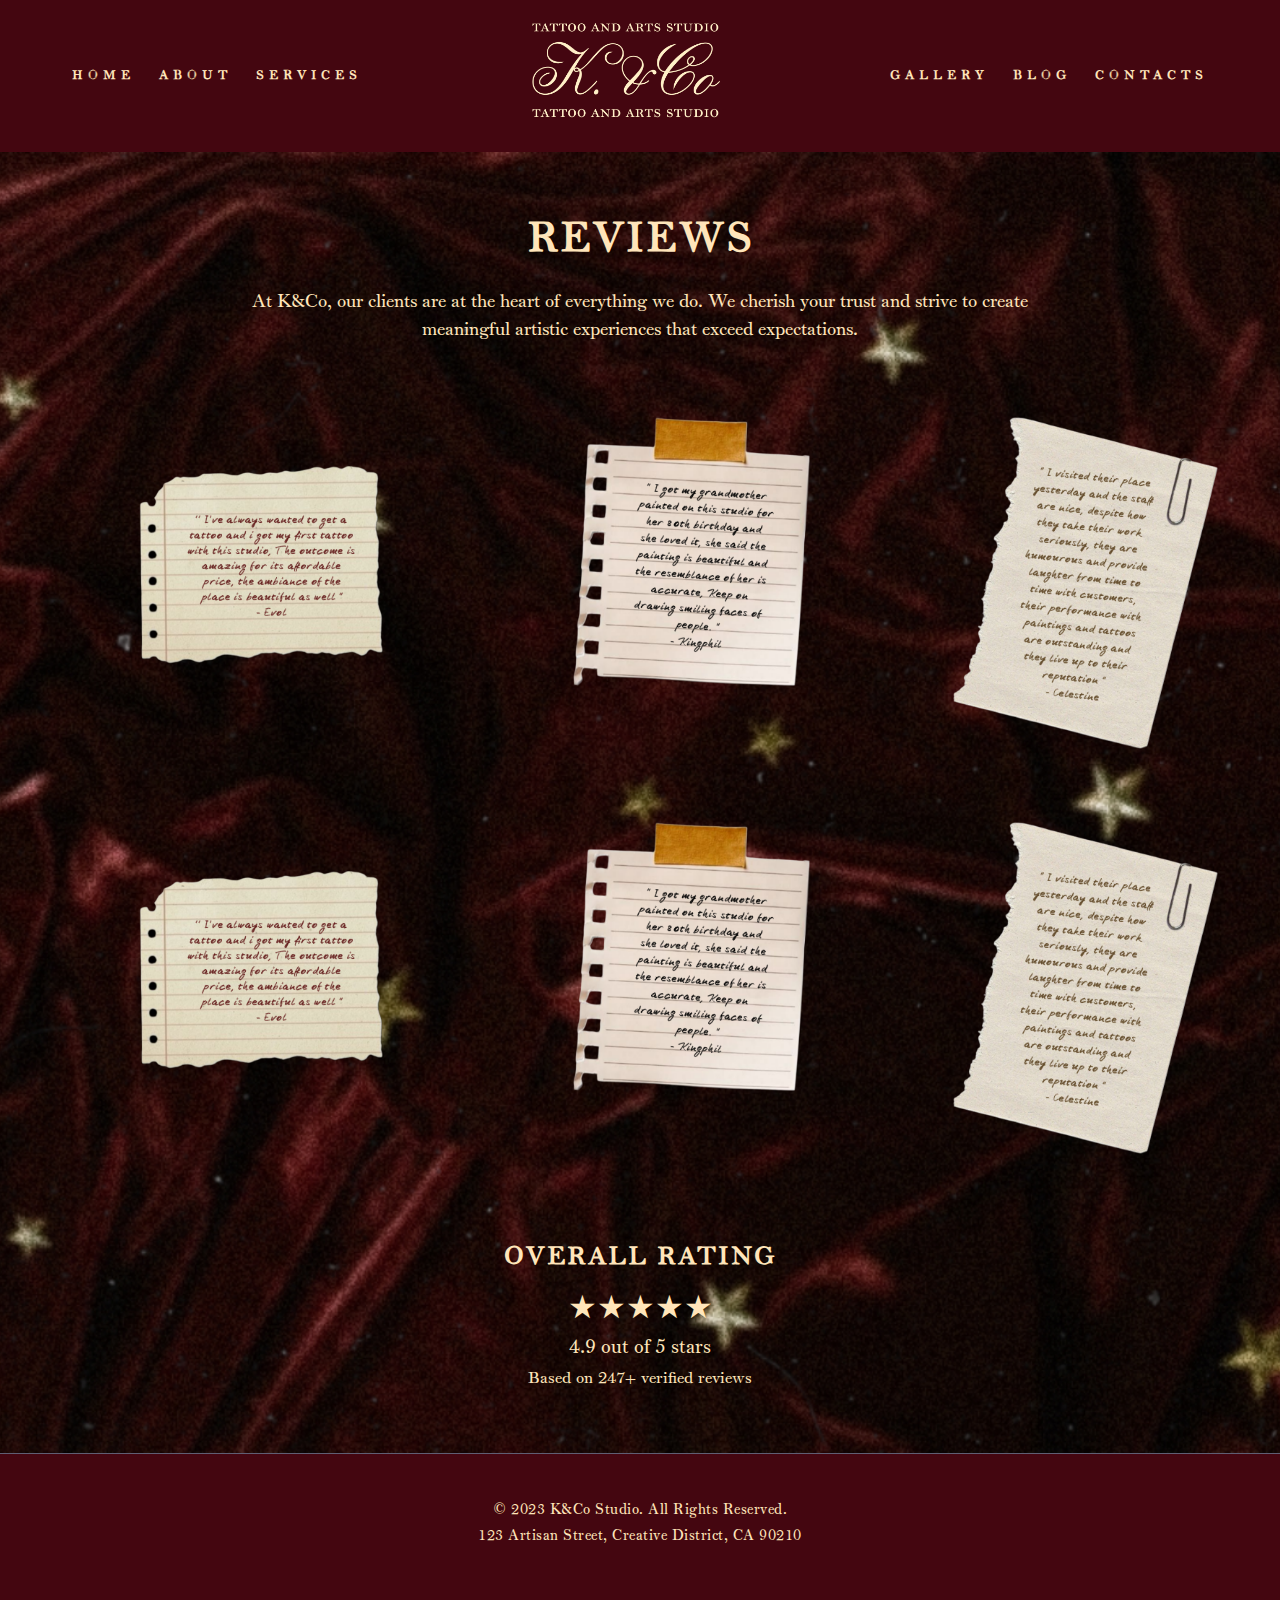
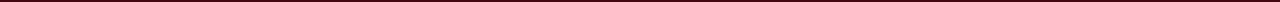
<file: reviews.html>
<!DOCTYPE html>
<html lang="en">
<head>
    <meta charset="UTF-8">
    <meta name="viewport" content="width=device-width, initial-scale=1.0">
    <title>Reviews - K&Co Studio</title>
    <link rel="stylesheet" href="style.css">
</head>
<body>
    <header class="main-header">
        <nav class="header-nav">
            <div class="nav-left">
                <a href="index.html" class="nav-link">HOME</a>
                <a href="about.html" class="nav-link">ABOUT</a>
                <a href="services.html" class="nav-link">SERVICES</a>
            </div>
            <div class="nav-center">
                <img src="assets/K&Co.png" alt="K&Co Logo" class="header-logo">
            </div>
            <div class="nav-right">
                <a href="gallery.html" class="nav-link">GALLERY</a>
                <a href="blog.html" class="nav-link">BLOG</a>
                <a href="contacts.html" class="nav-link">CONTACTS</a>
            </div>
        </nav>
    </header>

    <section class="reviews-section">
        <div class="showcase-container">
            <h2 class="showcase-title">REVIEWS</h2>
            <p class="showcase-text">At K&Co, our clients are at the heart of everything we do. We cherish your trust and strive to create meaningful artistic experiences that exceed expectations.</p>
            
            <div class="image-scroll-container">
                <div class="long-image-container" id="reviewsContainer">
                    <img src="assets/reviews.png" alt="Customer Reviews" class="long-image">
                    <img src="assets/reviews.png" alt="Customer Reviews" class="long-image">
                </div>
            </div>
            
            <div class="read-more-container">
                <button class="scroll-btn left-btn" onclick="scrollReviews('left')">&lt;</button>
                <button class="scroll-btn right-btn" onclick="scrollReviews('right')">&gt;</button>
            </div>

            <div style="margin-top: 3rem; text-align: center;">
                <h3 style="color: var(--beige); font-size: 1.5rem; margin-bottom: 1rem; font-family: 'Monticello SC', serif; text-transform: uppercase; letter-spacing: 2px;">OVERALL RATING</h3>
                <div style="font-size: 2rem; color: var(--beige); margin-bottom: 0.5rem;">★★★★★</div>
                <p style="color: var(--beige); font-size: 1.2rem; font-family: 'MonticelloLTPro-Roman', serif;">4.9 out of 5 stars</p>
                <p style="color: var(--beige); font-size: 1rem; font-family: 'MonticelloLTPro-Roman', serif; margin-top: 0.5rem;">Based on 247+ verified reviews</p>
            </div>
        </div>
    </section>

    <footer class="footer">
        <div class="footer-content">
            <p>&copy; 2023 K&Co Studio. All Rights Reserved.</p>
            <p>123 Artisan Street, Creative District, CA 90210</p>
        </div>
    </footer>

    <script>
        function scrollReviews(direction) {
            const container = document.getElementById('reviewsContainer');
            const scrollAmount = container.offsetWidth * 0.8;
            
            if (direction === 'left') {
                container.scrollBy({ left: -scrollAmount, behavior: 'smooth' });
            } else {
                container.scrollBy({ left: scrollAmount, behavior: 'smooth' });
            }
        }
    </script>
</body>
</html>
</file>
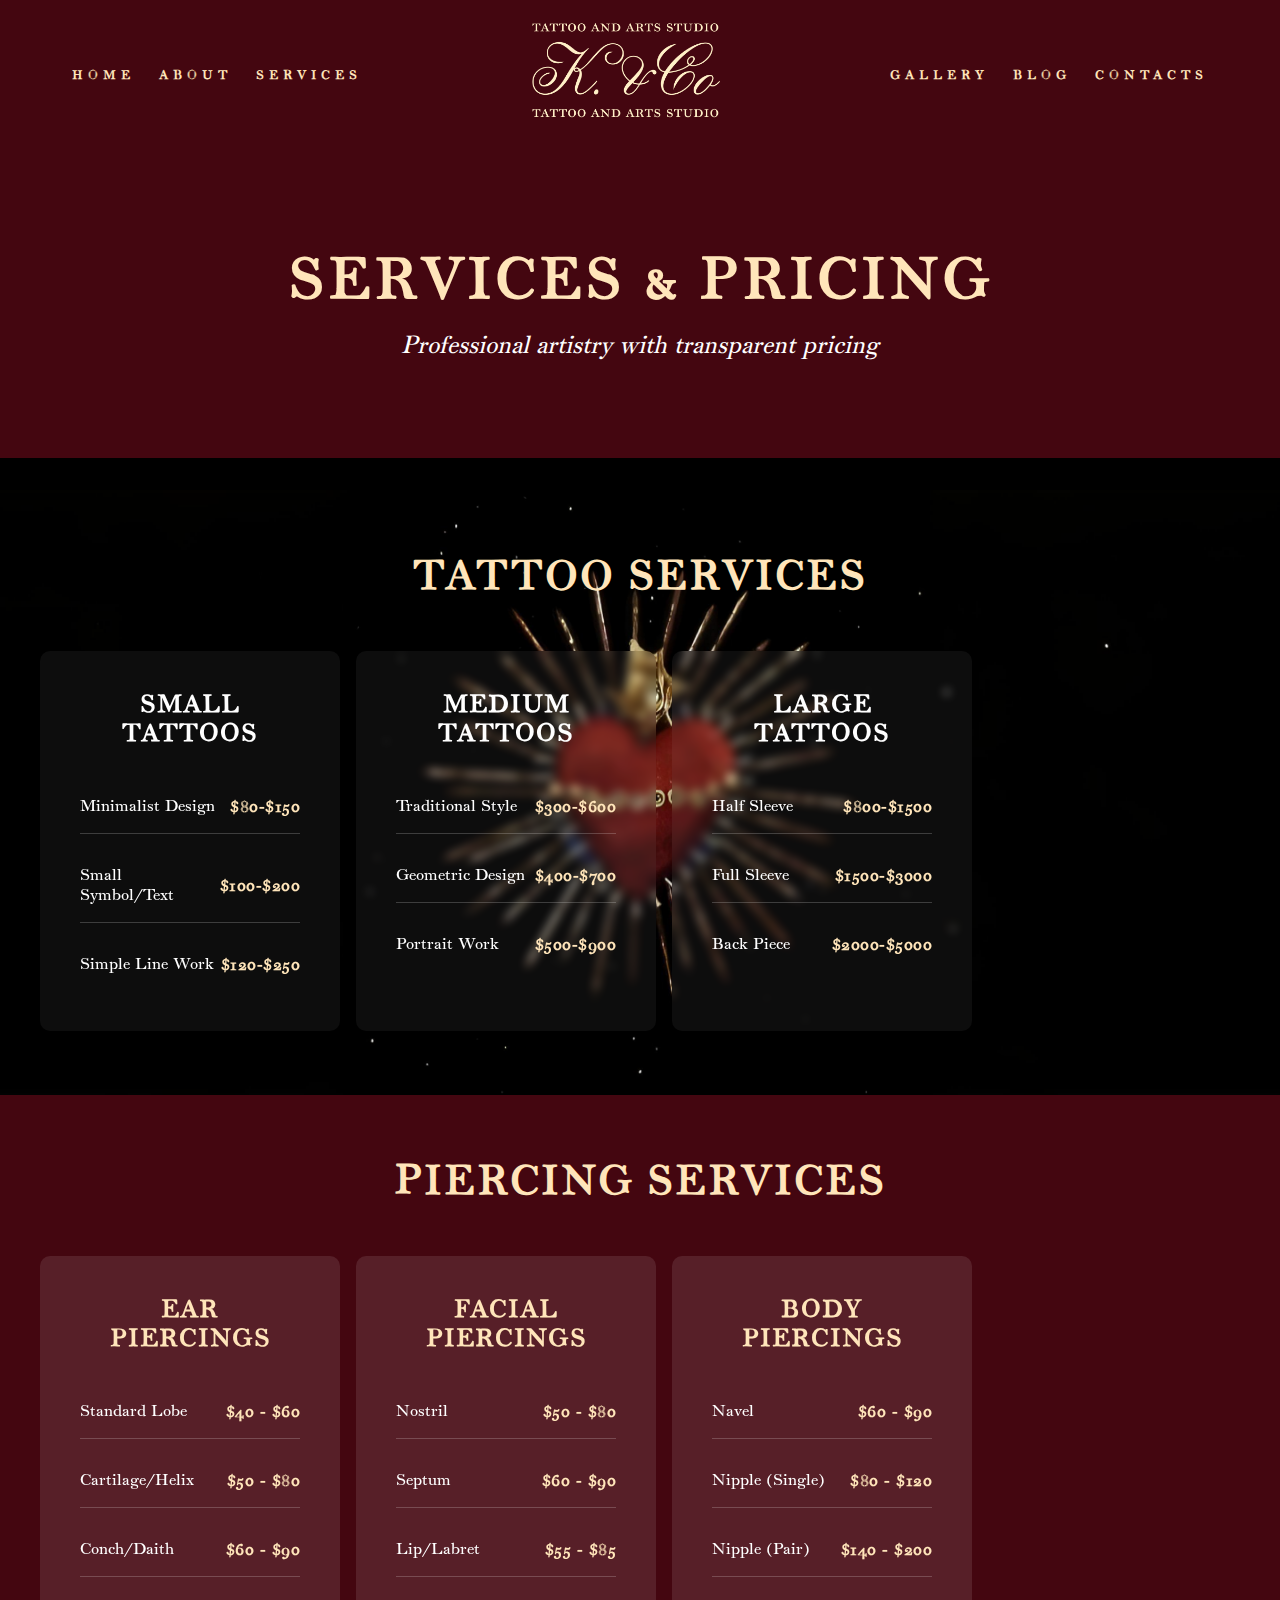
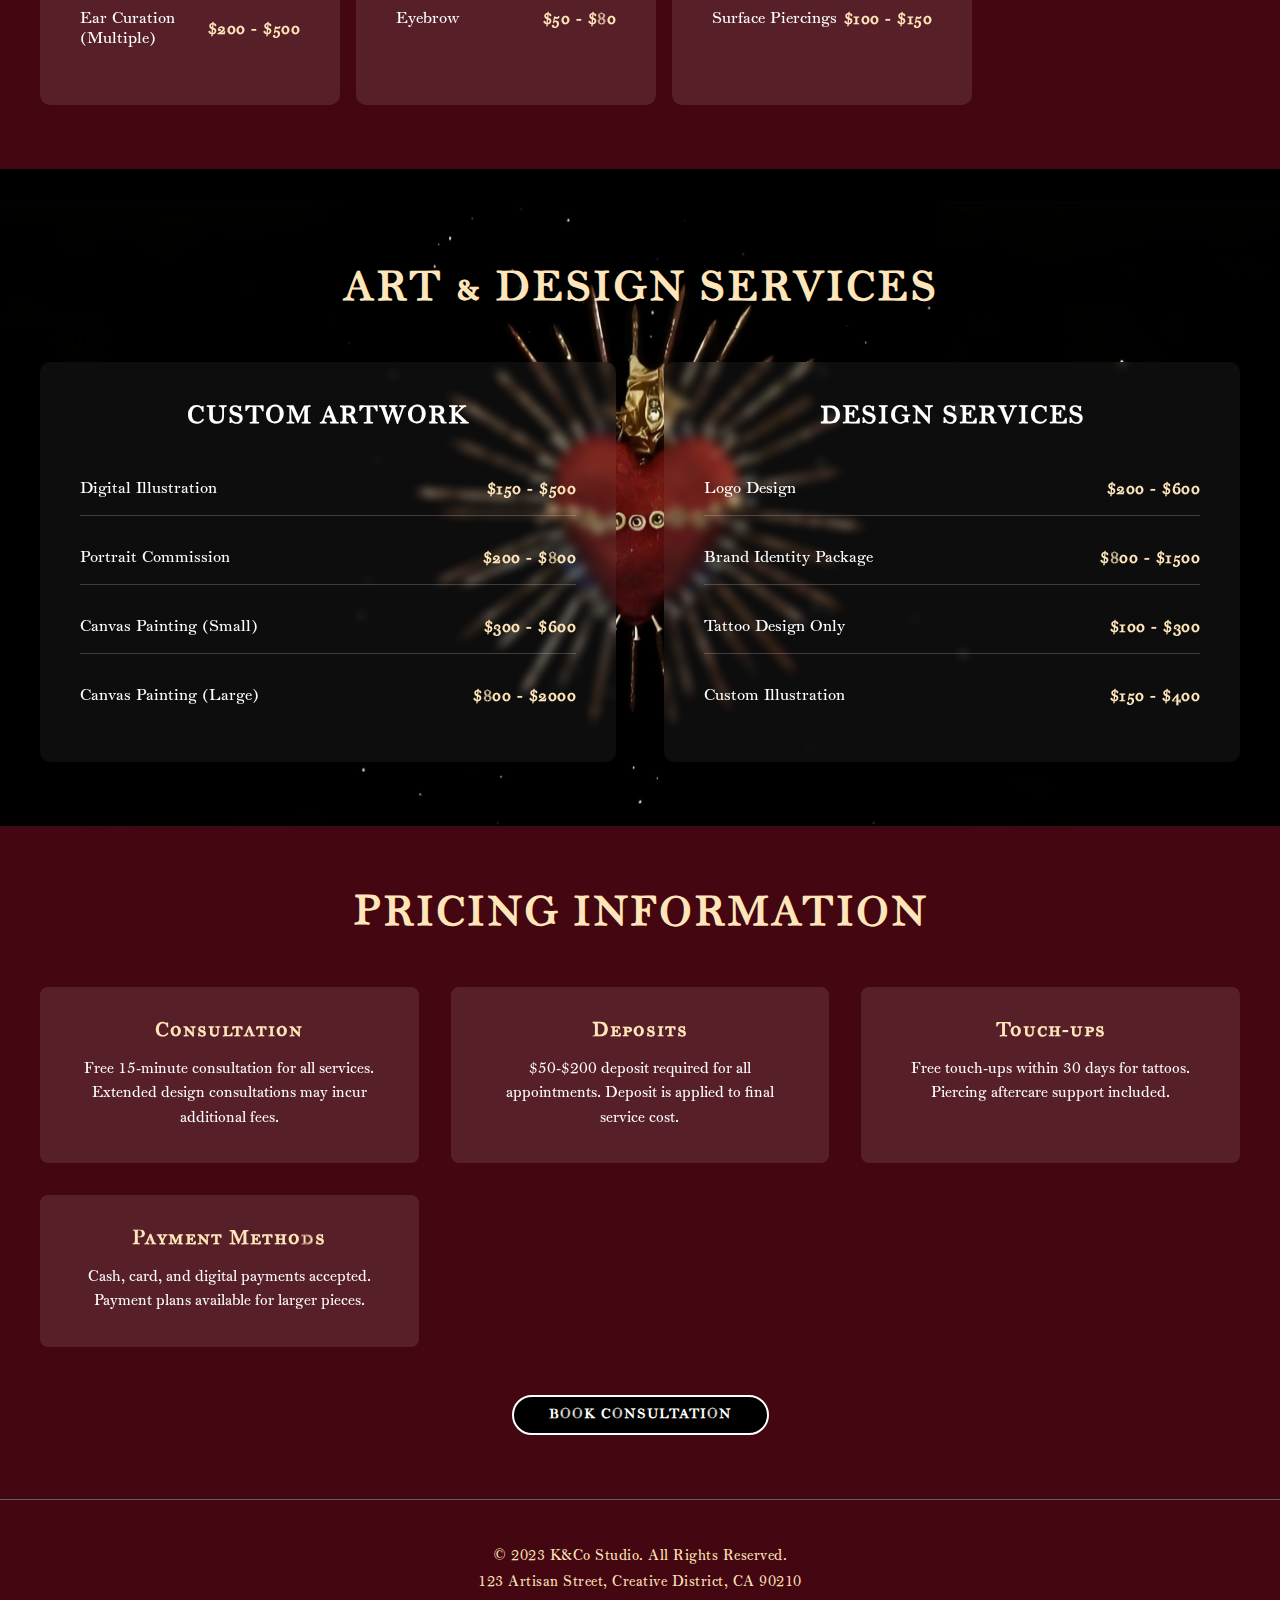
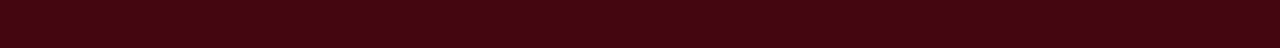
<file: services.html>
<!DOCTYPE html>
<html lang="en">
<head>
    <meta charset="UTF-8">
    <meta name="viewport" content="width=device-width, initial-scale=1.0">
    <title>Services & Pricing - K&Co Studio</title>
    <link rel="stylesheet" href="style.css">
</head>
<body>
    <header class="main-header">
        <nav class="header-nav">
            <div class="nav-left">
                <a href="index.html" class="nav-link">HOME</a>
                <a href="about.html" class="nav-link">ABOUT</a>
                <a href="services.html" class="nav-link">SERVICES</a>
            </div>
            <div class="nav-center">
                <img src="assets/K&Co.png" alt="K&Co Logo" class="header-logo">
            </div>
            <div class="nav-right">
                <a href="gallery.html" class="nav-link">GALLERY</a>
                <a href="blog.html" class="nav-link">BLOG</a>
                <a href="contacts.html" class="nav-link">CONTACTS</a>
            </div>
        </nav>
    </header>

    <main class="designer-main">
        <section class="designer-hero">
            <div class="hero-content">
                <h1 class="hero-title">SERVICES & PRICING</h1>
                <p class="hero-subtitle">Professional artistry with transparent pricing</p>
            </div>
        </section>

        <section class="services-section black-section">
            <div class="services-container">
                <h2 class="section-title">TATTOO SERVICES</h2>
                
                <div class="services-grid" style="display: flex; gap: 1rem;">
                    <div class="service-category" style="flex: 1; max-width: 300px;">
                        <h3 class="category-title">Small Tattoos</h3>
                        <div class="service-items">
                            <div class="service-item">
                                <span class="service-name">Minimalist Design</span>
                                <span class="service-price">$80-$150</span>
                            </div>
                            <div class="service-item">
                                <span class="service-name">Small Symbol/Text</span>
                                <span class="service-price">$100-$200</span>
                            </div>
                            <div class="service-item">
                                <span class="service-name">Simple Line Work</span>
                                <span class="service-price">$120-$250</span>
                            </div>
                        </div>
                    </div>

                    <div class="service-category" style="flex: 1; max-width: 300px;">
                        <h3 class="category-title">Medium Tattoos</h3>
                        <div class="service-items">
                            <div class="service-item">
                                <span class="service-name">Traditional Style</span>
                                <span class="service-price">$300-$600</span>
                            </div>
                            <div class="service-item">
                                <span class="service-name">Geometric Design</span>
                                <span class="service-price">$400-$700</span>
                            </div>
                            <div class="service-item">
                                <span class="service-name">Portrait Work</span>
                                <span class="service-price">$500-$900</span>
                            </div>
                        </div>
                    </div>

                    <div class="service-category" style="flex: 1; max-width: 300px;">
                        <h3 class="category-title">Large Tattoos</h3>
                        <div class="service-items">
                            <div class="service-item">
                                <span class="service-name">Half Sleeve</span>
                                <span class="service-price">$800-$1500</span>
                            </div>
                            <div class="service-item">
                                <span class="service-name">Full Sleeve</span>
                                <span class="service-price">$1500-$3000</span>
                            </div>
                            <div class="service-item">
                                <span class="service-name">Back Piece</span>
                                <span class="service-price">$2000-$5000</span>
                            </div>
                        </div>
                    </div>
                </div>
            </div>
        </section>

        <section class="services-section burgundy-section">
            <div class="services-container">
                <h2 class="section-title">PIERCING SERVICES</h2>
                
                <div class="services-grid" style="display: flex; gap: 1rem;">
                    <div class="service-category" style="flex: 1; max-width: 300px;">
                        <h3 class="category-title">Ear Piercings</h3>
                        <div class="service-items">
                            <div class="service-item">
                                <span class="service-name">Standard Lobe</span>
                                <span class="service-price">$40 - $60</span>
                            </div>
                            <div class="service-item">
                                <span class="service-name">Cartilage/Helix</span>
                                <span class="service-price">$50 - $80</span>
                            </div>
                            <div class="service-item">
                                <span class="service-name">Conch/Daith</span>
                                <span class="service-price">$60 - $90</span>
                            </div>
                            <div class="service-item">
                                <span class="service-name">Ear Curation (Multiple)</span>
                                <span class="service-price">$200 - $500</span>
                            </div>
                        </div>
                    </div>

                    <div class="service-category" style="flex: 1; max-width: 300px;">
                        <h3 class="category-title">Facial Piercings</h3>
                        <div class="service-items">
                            <div class="service-item">
                                <span class="service-name">Nostril</span>
                                <span class="service-price">$50 - $80</span>
                            </div>
                            <div class="service-item">
                                <span class="service-name">Septum</span>
                                <span class="service-price">$60 - $90</span>
                            </div>
                            <div class="service-item">
                                <span class="service-name">Lip/Labret</span>
                                <span class="service-price">$55 - $85</span>
                            </div>
                            <div class="service-item">
                                <span class="service-name">Eyebrow</span>
                                <span class="service-price">$50 - $80</span>
                            </div>
                        </div>
                    </div>

                    <div class="service-category" style="flex: 1; max-width: 300px;">
                        <h3 class="category-title">Body Piercings</h3>
                        <div class="service-items">
                            <div class="service-item">
                                <span class="service-name">Navel</span>
                                <span class="service-price">$60 - $90</span>
                            </div>
                            <div class="service-item">
                                <span class="service-name">Nipple (Single)</span>
                                <span class="service-price">$80 - $120</span>
                            </div>
                            <div class="service-item">
                                <span class="service-name">Nipple (Pair)</span>
                                <span class="service-price">$140 - $200</span>
                            </div>
                            <div class="service-item">
                                <span class="service-name">Surface Piercings</span>
                                <span class="service-price">$100 - $150</span>
                            </div>
                        </div>
                    </div>
                </div>
            </div>
        </section>

        <section class="services-section black-section">
            <div class="services-container">
                <h2 class="section-title">ART & DESIGN SERVICES</h2>
                
                <div class="services-grid">
                    <div class="service-category">
                        <h3 class="category-title">Custom Artwork</h3>
                        <div class="service-items">
                            <div class="service-item">
                                <span class="service-name">Digital Illustration</span>
                                <span class="service-price">$150 - $500</span>
                            </div>
                            <div class="service-item">
                                <span class="service-name">Portrait Commission</span>
                                <span class="service-price">$200 - $800</span>
                            </div>
                            <div class="service-item">
                                <span class="service-name">Canvas Painting (Small)</span>
                                <span class="service-price">$300 - $600</span>
                            </div>
                            <div class="service-item">
                                <span class="service-name">Canvas Painting (Large)</span>
                                <span class="service-price">$800 - $2000</span>
                            </div>
                        </div>
                    </div>

                    <div class="service-category">
                        <h3 class="category-title">Design Services</h3>
                        <div class="service-items">
                            <div class="service-item">
                                <span class="service-name">Logo Design</span>
                                <span class="service-price">$200 - $600</span>
                            </div>
                            <div class="service-item">
                                <span class="service-name">Brand Identity Package</span>
                                <span class="service-price">$800 - $1500</span>
                            </div>
                            <div class="service-item">
                                <span class="service-name">Tattoo Design Only</span>
                                <span class="service-price">$100 - $300</span>
                            </div>
                            <div class="service-item">
                                <span class="service-name">Custom Illustration</span>
                                <span class="service-price">$150 - $400</span>
                            </div>
                        </div>
                    </div>
                </div>
            </div>
        </section>

        <section class="pricing-info burgundy-section">
            <div class="services-container">
                <h2 class="section-title">PRICING INFORMATION</h2>
                
                <div class="pricing-details">
                    <div class="pricing-item" style = "flex: 1; max-width: 500px;">
                        <h3 class="pricing-title">Consultation</h3>
                        <p class="pricing-description">Free 15-minute consultation for all services. Extended design consultations may incur additional fees.</p>
                    </div>
                    
                    <div class="pricing-item">
                        <h3 class="pricing-title">Deposits</h3>
                        <p class="pricing-description">$50-$200 deposit required for all appointments. Deposit is applied to final service cost.</p>
                    </div>
                    
                    <div class="pricing-item">
                        <h3 class="pricing-title">Touch-ups</h3>
                        <p class="pricing-description">Free touch-ups within 30 days for tattoos. Piercing aftercare support included.</p>
                    </div>
                    
                    <div class="pricing-item">
                        <h3 class="pricing-title">Payment Methods</h3>
                        <p class="pricing-description">Cash, card, and digital payments accepted. Payment plans available for larger pieces.</p>
                    </div>
                </div>
                
                <div class="booking-container">
                    <a href="booking.html" class="booking-button">BOOK CONSULTATION</a>
                </div>
            </div>
        </section>
    </main>

    <footer class="footer">
        <div class="footer-content">
            <p>&copy; 2023 K&Co Studio. All Rights Reserved.</p>
            <p>123 Artisan Street, Creative District, CA 90210</p>
        </div>
    </footer>
</body>
</html>
</file>
<file: style.css>
/* Font Declarations */
@font-face {
    font-family: 'Monticello SC';
    src: url('assets/MonticelloSC-Regular.woff2') format('woff2'),
         url('assets/MonticelloSC-Regular.woff') format('woff');
    font-weight: normal;
    font-style: normal;
}

@font-face {
    font-family: 'MonticelloLTPro-Roman';
    src: url('assets/MonticelloLTPro-Roman.woff') format('woff');
    font-weight: normal;
    font-style: normal;
}

/* CSS Variables */
:root {
    --beige: #FFE5BA;
    --burgundy: #440610;
    --blue-magenta: #5F5E73;
    --black: #000000;
    --white: #FFFFFF;
}

/* Global Styles */
* {
    margin: 0;
    padding: 0;
    box-sizing: border-box;
    font-family: 'Monticello SC', serif;
}

body {
    background-color: var(--black);
}

p {
    font-family: 'MonticelloLTPro-Roman', serif;
}

/* Typography Overrides */
.description p,
.mission-text,
.vision-text,
.showcase-text,
.footer-content,
.footer-content p {
    font-weight: normal !important;
}

/* Header Styles */
.main-header {
    background-color: var(--burgundy);
    width: 100%;
    padding: 1rem 0;
}

.header-nav {
    display: flex;
    justify-content: space-between;
    align-items: center;
    height: 120px;
    padding: 0 2rem;
    max-width: 1200px;
    margin: 0 auto;
}

.nav-left, .nav-right {
    display: flex;
    flex-wrap: wrap;
    gap: 1.5rem;
}

.nav-center {
    flex-grow: 1;
    text-align: center;
}

.nav-link {
    color: var(--beige);
    text-decoration: none;
    font-weight: bold;
    font-size: 12px;
    letter-spacing: 5px;
    transition: all 0.3s ease;
    padding: 0.5rem 0;
}

.nav-link:hover {
    text-decoration: underline;
    text-decoration-thickness: 2px;
}

.header-logo {
    max-width: 228px;
    height: auto;
    margin: 0 2rem;
}

/* Main Content Styles */
.content-section {
    max-width: 1200px;
    margin: 1rem auto;
    padding: 3rem 2rem;
    display: flex;
    flex-direction: column;
    align-items: center;
    
    background-repeat: no-repeat;
    background-position: center;
    background-size: cover;
    position: relative;
    min-height: 80vh;
    justify-content: center;
}

.black-bg-section {
    background-color: var(--black);
    background-image: url('assets/background1.jpg');
}

.logo-text-group,
.description,
.centered-container {
    position: relative;
    z-index: 2;
}

.centered-container {
    display: flex;
    justify-content: center;
    width: 100%;
    padding: 1rem 0;
}

.logo-list-group {
    display: flex;
    align-items: center;
    gap: 3rem;
    position: relative;
}

.body-logo {
    max-width: 200px; 
    flex-shrink: 0;
}

.services-list {
    font-size: 18px; 
    color: var(--white);
    line-height: 1.8;
    font-weight: bold;
    text-align: right;
    padding-right: 2.4rem;
    margin-left: auto;
    font-family: 'Monticello SC', serif;
}

.description p {
    font-size: 15px;
    color: var(--white);
    line-height: 1.6;
    max-width: 1200px;
    text-align: center;
    margin: 0 auto;
    font-family: 'MonticelloLTPro-Roman', serif;
    font-weight: bold;
}

/* Buttons */
.booking-container {
    margin-top: 2rem;
}

.booking-button,
.read-more-button,
.spotlight-button,
.cta-button {
    display: inline-block;
    text-decoration: none;
    font-weight: bold;
    font-size: 13px;
    letter-spacing: 1px;
    padding: 10px 35px;
    border-radius: 30px;
    transition: all 0.3s ease;
    font-family: 'Monticello SC', serif;
    text-transform: uppercase;
}

.booking-button {
    background-color: var(--black);
    color: var(--white);
    border: 2px solid var(--white);
    font-size: 13px;
    padding: 10px 35px;
}

.booking-button:hover {
    background-color: var(--black);
    color: var(--white);
    border: 2px solid var(--white);
}

.read-more-button {
    background-color: transparent;
    color: var(--beige);
    border: 2px solid var(--beige);
    font-size: 14px;
    padding: 12px 24px;
}

.read-more-button:hover {
    background-color: var(--beige);
    color: var(--burgundy);
}

.spotlight-button {
    background-color: var(--beige);
    color: var(--burgundy);
    font-size: 14px;
    padding: 12px 24px;
}

.spotlight-button:hover {
    background-color: var(--white);
    color: var(--burgundy);
}

.cta-button {
    font-size: 14px;
    padding: 12px 24px;
}

.cta-button.primary {
    background-color: var(--beige);
    color: var(--burgundy);
}

.cta-button.primary:hover {
    background-color: var(--white);
    color: var(--burgundy);
}

.cta-button.secondary {
    background-color: transparent;
    color: var(--beige);
    border: 2px solid var(--beige);
}

.cta-button.secondary:hover {
    background-color: var(--beige);
    color: var(--burgundy);
}

/* Section Styles */
.black-section {
    background-color: var(--black);
    width: 100%;
    margin-top: 2rem;
    padding: 6rem 2rem;
    background-image: url('assets/background2.jpg');
    background-repeat: no-repeat;
    background-position: center;
    background-size: cover;
}

.burgundy-section {
    background-color: var(--burgundy);
    padding: 4rem 2rem;
}

.reviews-section {
    background-image: url('assets/background4.jpg');
    background-repeat: no-repeat;
    background-position: center;
    background-size: cover;
    padding: 4rem 2rem;
}

.tattoo-showcase {
    background-image: url('assets/background3.jpg') !important;
}

/* Mission/Vision Section */
.white-text {
    color: var(--white) !important;
}

.hearts-container {
    display: flex;
    justify-content: center;
    align-items: center;
    gap: 19rem;
    max-width: 1200px;
    margin: 0 auto;
}

.mission-content, .vision-content {
    flex: 1;
    max-width: 300px;

}

.mission-content {
    order: 3;
    text-align: left;
}

.vision-content {
    order: 1;
    text-align: right;
}

.title {
    font-size: 32px;
    margin-bottom: 1.5rem;
    font-weight: bold;
    text-transform: uppercase;
}

.mission-text, .vision-text {
    font-family: 'MonticelloLTPro-Roman', serif;
    font-weight: bold;
}

.read-more-link {
    display: inline-block;
    text-decoration: none;
    font-weight: bold;
    font-size: 14px;
    letter-spacing: 0.8px;
    margin-top: 1.5rem;
    position: relative;
}

.read-more-link:hover {
    text-decoration: underline;
    text-decoration-thickness: 1.5px;
}

/* Showcase Sections */
.showcase-container {
    max-width: 1200px;
    margin: 0 auto;
    color: var(--beige);
    text-align: center;
}

.showcase-title {
    font-size: 2.5rem;
    margin-bottom: 1.5rem;
    letter-spacing: 2px;
    text-transform: uppercase;
}

.showcase-text {
    font-size: 1.1rem;
    line-height: 1.6;
    margin-bottom: 2.5rem;
    max-width: 800px;
    margin-left: auto;
    margin-right: auto;
    font-family: 'MonticelloLTPro-Roman', serif;
    font-weight: bold;
}

.image-scroll-container {
    position: relative;
    margin: 2rem 0;
}

.long-image-container {
    overflow-x: auto;
    scroll-behavior: smooth;
    -ms-overflow-style: none;
    scrollbar-width: none;
}

.long-image-container::-webkit-scrollbar {
    display: none;
}

.long-image {
    height: 400px;
    object-fit: cover;
    width: auto;
}

.scroll-btn {
    position: absolute;
    top: 50%;
    transform: translateY(-50%);
    background: var(--beige);
    color: var(--burgundy);
    border: none;
    width: 40px;
    height: 40px;
    border-radius: 50%;
    font-size: 1.5rem;
    cursor: pointer;
    transition: opacity 0.3s ease;
    display: none !important;
}

.left-btn {
    left: 10px;
}

.right-btn {
    right: 10px;
}

.scroll-btn:hover {
    opacity: 0.9;
}

/* Section-specific overrides */
.black-section .showcase-title,
.black-section .showcase-text {
    color: var(--white);
}

.black-section .scroll-btn {
    background: var(--burgundy);
    color: var(--white);
}

.black-section .scroll-btn:hover {
    background: var(--blue-magenta);
}

.reviews-section .showcase-title,
.reviews-section .showcase-text {
    color: var(--beige);
}

.reviews-section .scroll-btn {
    background: var(--beige);
    color: var(--burgundy);
}

.reviews-section .scroll-btn:hover {
    background: var(--blue-magenta);
    color: var(--white);
}

.read-more-container {
    margin-top: 2rem;
    text-align: center;
}

/* FAQs Section */
.faqs-section {
    background-color: var(--black) !important;
    padding: 4rem 2rem;
}

.faqs-section .showcase-title,
.faqs-section .showcase-text {
    color: var(--white) !important;
}

.faqs-container {
    max-width: 800px;
    margin: 0 auto;
    text-align: left;
    background: var(--black);
}

.faq-item {
    margin-bottom: 2.5rem;
    padding-bottom: 2rem;
    border-bottom: 1px solid rgba(255, 255, 255, 1);
}

.faq-item:last-child {
    border-bottom: none;
    margin-bottom: 0;
}

.faq-question {
    color: var(--beige);
    font-size: 1.2rem;
    font-weight: bold;
    margin-bottom: 1rem;
    font-family: 'Monticello SC', serif;
    text-transform: uppercase;
    letter-spacing: 1px;
}

.faq-answer {
    color: var(--white);
    font-size: 1rem;
    line-height: 1.7;
    font-family: 'MonticelloLTPro-Roman', serif;
    font-weight: normal;
}

/* Social Links */
.social-container {
    display: flex;
    justify-content: center;
    gap: 3rem;
    margin-top: 2rem;
    flex-wrap: wrap;
}

.social-link {
    color: var(--beige);
    text-decoration: none;
    font-size: 1.1rem;
    letter-spacing: 2px;
    padding: 12px 24px;
    border: 2px solid var(--beige);
    border-radius: 30px;
    transition: all 0.3s ease;
    font-family: 'Monticello SC', serif;
}

.social-link:hover {
    background-color: var(--beige);
    color: var(--burgundy);
}

/* Footer */
.footer {
    background-color: var(--burgundy);
    padding: 3rem 2rem;
    text-align: center;
    border-top: 1px solid var(--blue-magenta);
}

.footer-content {
    max-width: 1200px;
    margin: 0 auto;
    color: var(--beige);
    font-family: 'MonticelloLTPro-Roman', serif;
    font-weight: bold;
}

.footer-content p {
    margin-bottom: 0.5rem;
    font-size: 14px;
    letter-spacing: 0.5px;
}

/* About Page Styles */
.about-main {
    background-color: var(--black);
    color: var(--white);
}

.about-hero,



.designer-hero {
    background-color: var(--burgundy);
    padding: 6rem 2rem;
    text-align: center;
}

.hero-content {
    max-width: 1200px;
    margin: 0 auto;
}

.hero-title {
    font-size: 3.5rem;
    color: var(--beige);
    margin-bottom: 1rem;
    font-family: 'Monticello SC', serif;
    letter-spacing: 3px;
}

.hero-subtitle,
.hero-tagline {
    font-size: 1.5rem;
    color: var(--white);
    font-family: 'MonticelloLTPro-Roman', serif;
    font-style: italic;
}

.hero-tagline {
    font-size: 1.2rem;
    color: var(--beige);
    margin-top: 1rem;
}

/* Common Section Styles */
.story-section,
.culture-section,
.commitment-section,
.journey-section,
.specialties-section,
.designer-intro-section {
    background-color: var(--black);
    padding: 5rem 2rem;
}

.values-section,
.spotlight-section,
.philosophy-section,
.reflection-section,
.cta-section {
    background-color: var(--burgundy);
    padding: 5rem 2rem;
}

.story-container,
.culture-container,
.commitment-container,
.journey-container,
.reflection-container,
.philosophy-container {
    max-width: 1000px;
    margin: 0 auto;
}

.values-container,
.spotlight-container,
.specialties-container,
.intro-container {
    max-width: 1200px;
    margin: 0 auto;
}

.cta-container {
    max-width: 800px;
    margin: 0 auto;
}

.section-title,
.cta-title {
    font-size: 2.5rem;
    color: var(--beige);
    margin-bottom: 2rem;
    text-align: center;
    font-family: 'Monticello SC', serif;
    letter-spacing: 2px;
}

.story-text,
.culture-text,
.commitment-text,
.intro-description,
.philosophy-text p,
.reflection-quote p,
.cta-description {
    font-size: 1.1rem;
    line-height: 1.8;
    margin-bottom: 1.5rem;
    color: var(--white);
    font-family: 'MonticelloLTPro-Roman', serif;
}

/* Grid Layouts */
.values-grid,
.commitment-grid,
.specialties-grid {
    display: grid;
    grid-template-columns: repeat(auto-fit, minmax(280px, 1fr));
    gap: 3rem;
    margin-top: 3rem;
}

.value-card,
.specialty-card {
    background-color: rgba(255, 255, 255, 0.1);
    padding: 2.5rem;
    border-radius: 10px;
    text-align: center;
    backdrop-filter: blur(5px);
    border: 1px solid rgba(255, 255, 255, 0.2);
}

.commitment-item {
    text-align: center;
}

.value-icon {
    font-size: 3rem;
    margin-bottom: 1.5rem;
}

.value-title,
.commitment-title,
.specialty-title {
    font-size: 1.3rem;
    color: var(--beige);
    margin-bottom: 1rem;
    font-family: 'Monticello SC', serif;
    letter-spacing: 1px;
}

.value-description,
.specialty-description {
    font-size: 1rem;
    line-height: 1.6;
    color: var(--white);
    font-family: 'MonticelloLTPro-Roman', serif;
}

/* Spotlight and Intro Content */
.spotlight-content,
.intro-content {
    display: grid;
    grid-template-columns: 1fr 1fr;
    gap: 4rem;
    align-items: center;
    margin-top: 3rem;
}

.spotlight-subtitle {
    font-size: 1.5rem;
    color: var(--beige);
    margin-bottom: 1.5rem;
    font-family: 'Monticello SC', serif;
    letter-spacing: 1px;
}

.spotlight-description {
    font-size: 1.1rem;
    line-height: 1.7;
    margin-bottom: 1.5rem;
    color: var(--white);
    font-family: 'MonticelloLTPro-Roman', serif;
}

.spotlight-button-container {
    margin-top: 2rem;
}

.spotlight-visual {
    display: flex;
    justify-content: center;
    align-items: center;
}

.spotlight-portrait {
    width: 300px;
    height: 300px;
    border: 2px solid var(--beige);
    border-radius: 10px;
    object-fit: cover;
}

/* Designer Page Specific */
.designer-main {
    background-color: var(--black);
    color: var(--white);
}

.intro-image {
    display: flex;
    justify-content: center;
}

.designer-portrait {
    width: 200px;
    height: 200px;
    background-image: url('assets/portrait.jpg');
    background-size: cover;
    background-position: center;
    background-repeat: no-repeat;
    border: 2px solid var(--beige);
    border-radius: 10px;
}

.portrait-placeholder {
    color: var(--beige);
    font-family: 'Monticello SC', serif;
    letter-spacing: 1px;
    text-align: center;
}

/* Philosophy and Reflection */
.philosophy-content,
.reflection-content {
    margin-top: 3rem;
}

.philosophy-quote {
    text-align: center;
    margin-bottom: 3rem;
}

.philosophy-quote blockquote {
    font-size: 1.5rem;
    line-height: 1.6;
    color: var(--beige);
    font-family: 'MonticelloLTPro-Roman', serif;
    font-style: italic;
    margin-bottom: 1rem;
}

.philosophy-quote cite {
    font-size: 1rem;
    color: var(--white);
    font-family: 'Monticello SC', serif;
    letter-spacing: 1px;
}

.reflection-intro {
    font-size: 1.2rem;
    color: var(--beige);
    margin-bottom: 2rem;
    font-family: 'MonticelloLTPro-Roman', serif;
    font-style: italic;
}

/* Timeline */
.journey-timeline {
    margin-top: 3rem;
}

.timeline-item {
    display: grid;
    grid-template-columns: 100px 1fr;
    gap: 2rem;
    margin-bottom: 3rem;
    padding-bottom: 2rem;
    border-bottom: 1px solid rgba(255, 255, 255, 0.2);
}

.timeline-item:last-child {
    border-bottom: none;
}

.timeline-year {
    font-size: 1.5rem;
    color: var(--beige);
    font-family: 'Monticello SC', serif;
    font-weight: bold;
}

.timeline-content h4 {
    font-size: 1.2rem;
    color: var(--beige);
    margin-bottom: 0.5rem;
    font-family: 'Monticello SC', serif;
    letter-spacing: 1px;
}

.timeline-content p {
    font-size: 1rem;
    line-height: 1.6;
    color: var(--white);
    font-family: 'MonticelloLTPro-Roman', serif;
}

/* CTA Buttons */
.cta-buttons {
    display: flex;
    justify-content: center;
    gap: 2rem;
    flex-wrap: wrap;
}

/* Gallery Page Styles */
.gallery-details {
    margin-top: 3rem;
    text-align: left;
}

.gallery-subtitle {
    font-size: 1.8rem;
    color: var(--beige);
    margin-bottom: 2rem;
    text-align: center;
    font-family: 'Monticello SC', serif;
    letter-spacing: 1px;
}

.details-grid {
    display: grid;
    grid-template-columns: repeat(auto-fit, minmax(250px, 1fr));
    gap: 2rem;
    margin-top: 2rem;
}

.detail-item {
    text-align: center;
    padding: 1.5rem;
    background-color: rgba(255, 255, 255, 0.1);
    border-radius: 8px;
    backdrop-filter: blur(5px);
}

.detail-item h4 {
    font-size: 1.2rem;
    color: var(--beige);
    margin-bottom: 0.8rem;
    font-family: 'Monticello SC', serif;
    letter-spacing: 1px;
}

.detail-item p {
    font-size: 0.95rem;
    color: var(--white);
    line-height: 1.5;
    font-family: 'MonticelloLTPro-Roman', serif;
}

.black-section .detail-item {
    background-color: rgba(255, 255, 255, 0.05);
}

.black-section .gallery-subtitle {
    color: var(--white);
}

/* Services Page Styles */
.services-section {
    padding: 4rem 2rem;
}

.services-container {
    max-width: 1200px;
    margin: 0 auto;
    text-align: center;
}

.services-grid {
    display: grid;
    grid-template-columns: repeat(auto-fit, minmax(350px, 1fr));
    gap: 3rem;
    margin-top: 3rem;
}

.service-category {
    background-color: rgba(255, 255, 255, 0.1);
    padding: 2.5rem;
    border-radius: 10px;
    backdrop-filter: blur(5px);
}

.category-title {
    font-size: 1.5rem;
    color: var(--beige);
    margin-bottom: 2rem;
    text-align: center;
    font-family: 'Monticello SC', serif;
    letter-spacing: 1px;
    text-transform: uppercase;
}

.service-items {
    display: flex;
    flex-direction: column;
    gap: 1rem;
}

.service-item {
    display: flex;
    justify-content: space-between;
    align-items: center;
    padding: 1rem 0;
    border-bottom: 1px solid rgba(255, 255, 255, 0.2);
}

.service-item:last-child {
    border-bottom: none;
}

.service-name {
    font-family: 'MonticelloLTPro-Roman', serif;
    color: var(--white);
    font-size: 1rem;
    flex: 1;
    text-align: left;
}

.service-price {
    font-family: 'Monticello SC', serif;
    color: var(--beige);
    font-weight: bold;
    font-size: 1rem;
    letter-spacing: 0.5px;
}

.pricing-info {
    text-align: center;
}

.pricing-details {
    display: grid;
    grid-template-columns: repeat(auto-fit, minmax(280px, 1fr));
    gap: 2rem;
    margin: 3rem 0;
}

.pricing-item {
    background-color: rgba(255, 255, 255, 0.1);
    padding: 2rem;
    border-radius: 8px;
    backdrop-filter: blur(5px);
}

.pricing-title {
    font-size: 1.2rem;
    color: var(--beige);
    margin-bottom: 1rem;
    font-family: 'Monticello SC', serif;
    letter-spacing: 1px;
}

.pricing-description {
    font-family: 'MonticelloLTPro-Roman', serif;
    color: var(--white);
    line-height: 1.6;
    font-size: 0.95rem;
}

.black-section .service-category {
    background-color: rgba(255, 255, 255, 0.05);
}

.black-section .category-title {
    color: var(--white);
}

/* Blog Page Styles */
.blog-main {
    background-color: var(--black);
    color: var(--white);
}

.blog-hero {
    background-color: var(--burgundy);
    padding: 6rem 2rem;
    text-align: center;
}

.blog-section {
    background-color: var(--black);
    padding: 5rem 2rem;
}

.blog-container {
    max-width: 1000px;
    margin: 0 auto;
}

.blog-grid {
    display: grid;
    grid-template-columns: repeat(auto-fit, minmax(300px, 1fr));
    gap: 3rem;
    margin-top: 3rem;
}

.blog-post {
    background-color: rgba(255, 255, 255, 0.05);
    padding: 2rem;
    border-radius: 10px;
    backdrop-filter: blur(5px);
    border: 1px solid rgba(255, 255, 255, 0.1);
    transition: all 0.3s ease;
}

.blog-post:hover {
    transform: translateY(-5px);
    background-color: rgba(255, 255, 255, 0.08);
}

.blog-date {
    font-size: 0.9rem;
    color: var(--beige);
    margin-bottom: 1rem;
    font-family: 'Monticello SC', serif;
    letter-spacing: 1px;
}

.blog-title {
    font-size: 1.3rem;
    color: var(--white);
    margin-bottom: 1rem;
    font-family: 'Monticello SC', serif;
    letter-spacing: 1px;
}

.blog-excerpt {
    font-size: 1rem;
    line-height: 1.6;
    color: var(--white);
    margin-bottom: 1.5rem;
    font-family: 'MonticelloLTPro-Roman', serif;
}

.blog-link {
    color: var(--beige);
    text-decoration: none;
    font-size: 0.9rem;
    font-weight: bold;
    letter-spacing: 1px;
    font-family: 'Monticello SC', serif;
    text-transform: uppercase;
    transition: all 0.3s ease;
}

.blog-link:hover {
    text-decoration: underline;
    color: var(--white);
}

.blog-image {
    display: none;

.featured-post {
    grid-column: 1 / -1;
    background-color: var(--burgundy);
    border: 2px solid var(--beige);
}

.featured-post .blog-title {
    font-size: 1.8rem;
    color: var(--beige);
}

.blog-post.featured {
    grid-column: 1 / -1;
    display: block; /* Change from grid to block */
}

.blog-content {
    padding: 2rem;
}
</file>
